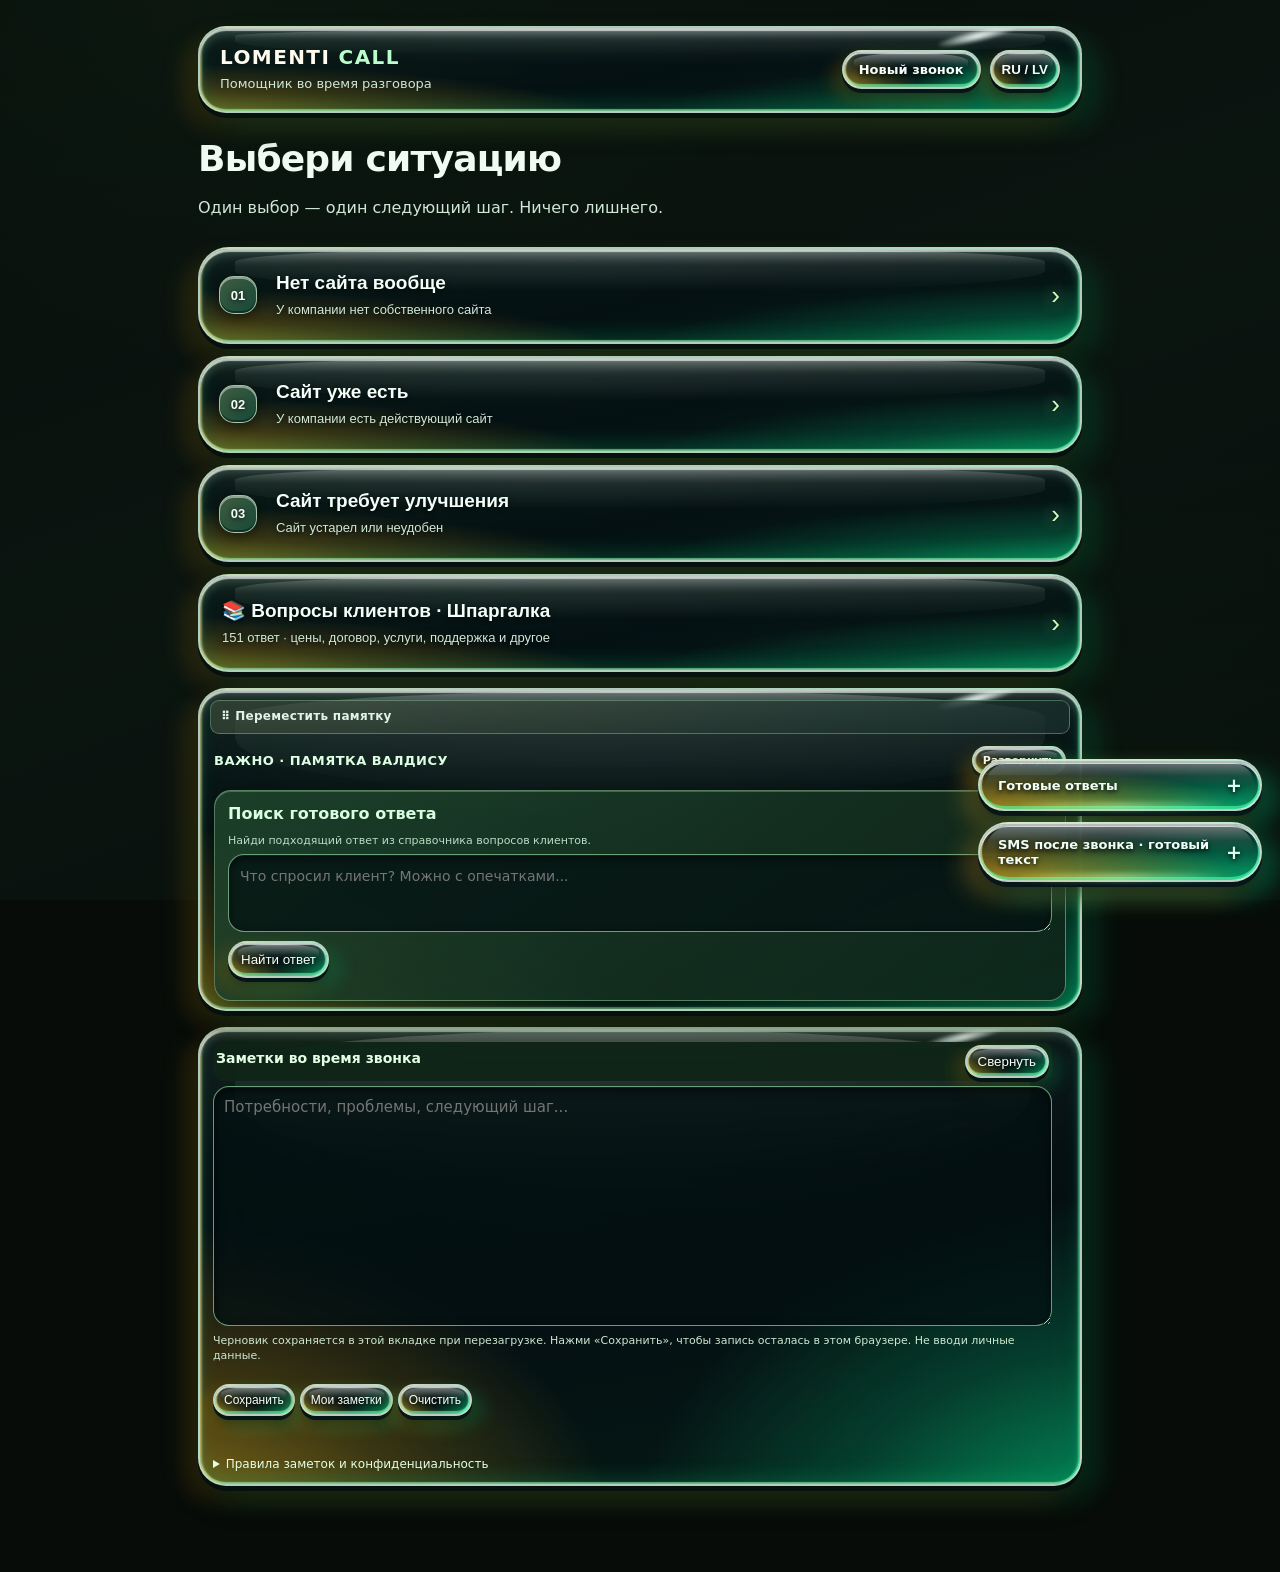
<file: index.html>
<!doctype html><html lang="ru"><head><meta charset="utf-8"><meta name="viewport" content="width=device-width,initial-scale=1"><title>Lomenti Call · Сценарии</title><style>:root{color-scheme:dark;font-family:Inter,system-ui,Arial}*{box-sizing:border-box}body{margin:0;background:radial-gradient(ellipse at 80% 0%,#183c29 0%,#0b1110 48%,#080b0a 100%);color:#eaf7ed;min-height:100vh}.wrap{max-width:780px;margin:auto;padding:28px 18px 80px}header{display:flex;align-items:center;justify-content:space-between;gap:12px;margin-bottom:30px}.brand{font-size:22px;font-weight:850;letter-spacing:2px;color:#b6ff65;text-shadow:0 0 22px #78ff4870}.sub{color:#91a69a;font-size:13px;margin-top:5px}.lang{background:#17251c;border:1px solid #4c8a54;border-radius:14px;padding:10px;color:white;font-weight:700;cursor:pointer}h1{font-size:clamp(26px,5vw,42px);margin:0 0 8px}.intro{color:#a4b5a8;margin-bottom:26px}.grid{display:grid;gap:13px}.tile,.step{border:1px solid #3e6847;background:linear-gradient(140deg,#1d2b24db,#101813e8);border-radius:20px;padding:20px;box-shadow:0 6px 25px #00000055, inset 0 1px #ffffff10}.tile{cursor:pointer;text-align:left;color:#f0fff2;font-size:19px;font-weight:750;transition:.2s}.tile:hover,.choice:hover{border-color:#b4ff69;box-shadow:0 0 22px #a0ff4b22}.tile small{display:block;font-size:13px;color:#9bb39f;margin-top:7px;font-weight:400}.step{margin-top:14px;animation:show .25s ease}.step .eyebrow{color:#a5fb71;font-size:12px;letter-spacing:1px;text-transform:uppercase;font-weight:700}.step p{font-size:17px;line-height:1.55;margin:10px 0 18px}.choices{display:flex;flex-wrap:wrap;gap:9px}.choice,.back{cursor:pointer;border:1px solid #50755a;background:#23352a;color:#f3fff3;border-radius:12px;padding:11px 15px;font-size:14px;font-weight:700}.choice.active{background:#b5ff69;color:#10200c;border-color:#b5ff69}.back{margin:0 0 22px;background:transparent}.branch{margin-left:12px;padding-left:16px;border-left:2px solid #5d9b59}.note{color:#eaffd6;font-size:14px;font-weight:750;line-height:1.5;margin-top:22px;padding:16px;border:2px solid #b5ff69;border-radius:14px;background:#172b1c}.safety{background:#15271cf5;border:2px solid #b5ff69;border-radius:14px;padding:14px;margin-bottom:18px;box-shadow:0 5px 22px #00000099;color:#eaffd6}.safety-title{font-size:15px;font-weight:900;margin-bottom:12px;letter-spacing:.5px}.safety-grid{display:grid;grid-template-columns:repeat(2,minmax(0,1fr));gap:9px}.safety-item{background:#203629;border:1px solid #4b7650;border-radius:10px;padding:11px;font-size:12px;line-height:1.5;font-weight:700}.safety-item::before{content:'✓';color:#b5ff69;margin-right:7px}.safety-item.priority{background:#3a2618;border:2px solid #ffb454;color:#fff0d7;font-size:13px;box-shadow:0 0 15px #ff9d2b22}.safety-item.priority::before{content:'⚠';color:#ffb454}@media(min-width:900px){.wrap{width:calc(100% - 310px);max-width:820px;margin-left:max(300px,calc((100vw - 820px + 300px)/2));margin-right:auto}.safety{position:fixed;top:22px;left:12px;width:275px;max-height:calc(100vh - 44px);overflow-y:auto;z-index:5}.safety-grid{grid-template-columns:1fr}.safety-item{font-size:11px;padding:9px}}@media(min-width:1550px){.safety{left:max(20px,calc((100vw - 820px)/2 - 355px));width:325px}}@media(max-width:899px){.safety{position:relative;bottom:auto;z-index:1;max-height:none;overflow:visible;box-shadow:0 5px 22px #00000099}.safety-grid{grid-template-columns:repeat(2,minmax(0,1fr))}}@media(max-width:550px){.safety-grid{grid-template-columns:1fr}.safety{max-height:none;padding:9px}.safety-title{margin-bottom:5px;font-size:12px}.safety-item{padding:8px;font-size:11px}}@keyframes show{from{opacity:0;transform:translateY(-7px)}to{opacity:1;transform:translateY(0)}}@media(max-width:500px){.tile{font-size:17px}.branch{margin-left:4px;padding-left:10px}.step{padding:15px}}@media(min-width:1100px){.call-notes{position:fixed;right:16px;top:22px;width:320px;z-index:6}}.call-notes.dragging{opacity:.92;user-select:none}.notes-head{cursor:grab;touch-action:none}.call-notes.dragging .notes-head{cursor:grabbing}.call-notes{background:#222b1f;border:1px solid #a5d66c;border-radius:15px;padding:13px;box-shadow:0 8px 30px #00000088}.call-notes.collapsed textarea,.call-notes.collapsed #notes-clear,.call-notes.collapsed #notes-hint{display:none}.notes-head{display:flex;align-items:center;justify-content:space-between;gap:8px}.notes-toggle{margin:0!important;white-space:nowrap}.call-notes label{display:block;font-size:14px;font-weight:800;margin-bottom:8px;color:#d7ffac}.call-notes textarea{width:100%;min-height:125px;resize:vertical;background:#101a13;color:#f3fff3;border:1px solid #66885d;border-radius:9px;padding:10px;font:14px/1.45 system-ui}.call-notes button{margin-top:8px;background:#334532;border:1px solid #759765;border-radius:8px;color:#ffffff;padding:7px 11px;cursor:pointer}.call-notes small{display:block;margin-top:10px;color:#e7cfc5;background:#382a29;border:1px solid #91675e;border-radius:10px;padding:10px;font-size:12px;font-weight:500;line-height:1.55;letter-spacing:0;box-shadow:none;text-transform:none}.call-notes small strong{display:block;color:#ff3030;font-weight:950;font-size:15px;line-height:1.3;text-shadow:0 0 5px #ff222266;letter-spacing:.015em}.call-notes small ul{margin:6px 0 8px;padding-left:17px}.call-notes small li{margin:2px 0}.call-notes small p{margin:7px 0 0}.call-notes small ul{line-height:1.35}@media(max-width:1099px){.call-notes{margin-top:18px}.call-notes textarea{min-height:100px}}@media(min-width:1100px) and (max-width:1350px){.call-notes{width:205px;right:8px}}@media(min-width:1100px){.wrap{width:calc(100% - 680px);max-width:820px;margin-left:auto;margin-right:auto;padding-left:12px;padding-right:12px}.safety{left:16px;width:260px}.call-notes{right:16px;width:320px}}@media(min-width:1100px) and (max-width:1350px){.wrap{width:calc(100% - 515px)}.safety{left:8px;width:205px}.call-notes{right:8px;width:250px}}@media(min-width:1100px) and (max-width:1200px){.wrap{width:calc(100% - 475px)}.safety{width:195px}.call-notes{width:230px}}@media(min-width:1550px){.safety{left:max(20px,calc((100vw - 820px)/2 - 310px));width:275px}.call-notes{right:max(20px,calc((100vw - 820px)/2 - 365px));width:330px}}@media(max-width:1099px){.call-notes{position:static;width:auto;max-width:100%}}  
/* LOMENTI CALL · violet chrome visual system */
:root{color-scheme:dark;font-family:Inter,system-ui,Arial;--violet:#93f6b4;--glow:#5ef291;--ink:#06140b;--line:#60c38175}
html{scroll-behavior:smooth}body{background:radial-gradient(ellipse 75% 46% at 83% 4%,#23924a7a,transparent 75%),radial-gradient(ellipse 60% 45% at 10% 37%,#114724 0%,transparent 80%),linear-gradient(150deg,#06110a,#092211 55%,#06110a);color:#f0fef5;background-attachment:fixed}
body:before{content:"";position:fixed;inset:0;pointer-events:none;z-index:0;background:linear-gradient(110deg,transparent 48%,#93f6b608 50%,transparent 52%),repeating-linear-gradient(0deg,transparent 0 64px,#abf8c608 65px 66px);mask-image:linear-gradient(#00000088,transparent 85%)}
.wrap{position:relative;z-index:1;max-width:900px}header{padding:14px 18px;border:1px solid #86d4a244;border-radius:20px;background:#0f2817b8;backdrop-filter:blur(22px);box-shadow:inset 0 1px #ffffff20,0 14px 50px #00000088;margin-bottom:22px}.brand{color:#f5fef8;text-shadow:0 0 22px #99f7b988;letter-spacing:2.5px}.brand span{color:#abf8c6!important}.sub,.intro{color:#a4d3b5}.lang{background:linear-gradient(140deg,#1f5c35,#153520);border:1px solid #93f6b480;color:#f0fef5;box-shadow:inset 0 1px #ffffff25}.lang:hover,.back:hover{border-color:#cafbdb;box-shadow:0 0 22px #7ff5a855}
.chrome-hero{position:relative;isolation:isolate;overflow:hidden;min-height:235px;border:1px solid #9ef2ba60;border-radius:28px;margin-bottom:25px;padding:35px 34px;display:flex;align-items:center;background:radial-gradient(ellipse at 83% 46%,#2aa9579c 0%,#124825aa 36%,transparent 67%),linear-gradient(130deg,#0f2817,#08150c);box-shadow:inset 0 1px #ffffff36,0 22px 70px #00000099,0 0 70px #35e1721f}
.chrome-hero:after{content:"";position:absolute;inset:0;z-index:-1;pointer-events:none;background:repeating-linear-gradient(90deg,transparent 0 59px,#cdfbdd08 60px 61px),linear-gradient(0deg,#06110a9c,transparent 40%);mask-image:linear-gradient(90deg,transparent,#000000)}
.chrome-copy{position:relative;z-index:2;max-width:62%}.chrome-kicker{color:#b0f9c9;font-size:11px;font-weight:850;letter-spacing:3px;text-transform:uppercase;margin-bottom:12px}.chrome-hero h2{font-size:clamp(29px,4vw,48px);line-height:1.05;letter-spacing:-1.8px;margin:0 0 14px;text-transform:uppercase;text-shadow:0 3px 25px #000000}.chrome-hero p{color:#b8dcc5;font-size:14px;line-height:1.6;max-width:390px;margin:0}.chrome-art{position:absolute;right:-2%;top:-19%;height:145%;width:50%;filter:drop-shadow(0 0 32px #73f4a188);transform:rotate(-12deg);pointer-events:none}.chrome-art svg{width:100%;height:100%}.chrome-hero .spark{position:absolute;width:5px;height:5px;background:#ffffff;border-radius:50%;box-shadow:0 0 16px 4px #90f6b4}.chrome-hero .spark.one{right:28%;top:18%}.chrome-hero .spark.two{right:8%;bottom:22%}
.tile,.step{border:1px solid #63b67f78;background:linear-gradient(145deg,#1d3f29d9,#0e2114ef 72%);box-shadow:inset 0 1px #ffffff23,0 10px 35px #00000088,0 0 28px #37c26810;backdrop-filter:blur(18px);border-radius:20px;color:#f2fef6}.tile{position:relative;overflow:hidden}.tile:before{content:"";position:absolute;inset:0 0 auto;height:1px;background:linear-gradient(90deg,transparent,#d5fce370,transparent)}.tile:hover,.choice:hover{border-color:#adf8c7;box-shadow:0 0 28px #66f3974a, inset 0 1px #ffffff38;transform:translateY(-1px)}.tile small{color:#a8d1b7}.step .eyebrow{color:#acf8c7}.step p{color:#ecfdf2}.choice,.back{background:linear-gradient(145deg,#225233,#183923);border:1px solid #67b884;color:#f5fef8;transition:.18s}.choice.active{background:linear-gradient(120deg,#c9fbdb,#86f5ac);color:#0a2f17;border-color:#dafce6;box-shadow:0 0 24px #77f4a366}.branch{border-left:2px solid #70de97}.note{color:#dcfce7;border-color:#86f5ac;background:#1a4127}.safety{background:#102718ed;border:1px solid #93f6b48c;color:#eafdf1;box-shadow:0 12px 35px #00000099,inset 0 1px #ffffff1b;backdrop-filter:blur(20px)}.safety-title{color:#c9fbda}.safety-item{background:#1d3c28;border:1px solid #4c8d63;color:#ddf6e6}.safety-item::before{color:#aff9c9}.safety-item.priority{background:#3d281e;border:2px solid #ffc074;color:#fff1da}.safety-item.priority::before{color:#ffc074}.call-notes{background:#112a19ed;border:1px solid #74ca93;box-shadow:0 14px 45px #000000aa,inset 0 1px #ffffff22;backdrop-filter:blur(20px)}.call-notes label{color:#d4fbe2}.call-notes textarea{background:#0a1f11;color:#f6fef9;border:1px solid #5ab379}.call-notes textarea:focus{outline:2px solid #86f5ac;outline-offset:1px}.call-notes button{background:#255b38;border:1px solid #70c28d}.call-notes small{background:#22372c;border-color:#52886d}.call-notes small strong{color:#ff7171;text-shadow:none}
@media(max-width:650px){.chrome-hero{padding:25px 20px;min-height:205px}.chrome-copy{max-width:78%}.chrome-hero h2{font-size:clamp(25px,7vw,35px)}.chrome-hero p{font-size:12px}.chrome-art{right:-21%;width:70%;opacity:.62}.chrome-kicker{letter-spacing:1.5px;font-size:10px}header{padding:12px}}
@media(prefers-reduced-motion:reduce){*,*:before,*:after{animation:none!important;transition:none!important;scroll-behavior:auto!important}}

/* Layout correction: no overlapping columns; movable memo */
.chrome-hero{min-height:112px;padding:0;margin-bottom:22px;overflow:hidden;background:radial-gradient(ellipse at 75% 50%,#2da558a0,transparent 60%),linear-gradient(130deg,#0f2817,#08150c)}
.chrome-art{right:5%;top:-125%;height:350%;width:260px;transform:rotate(-17deg);opacity:.85}
.chrome-hero .spark.one{right:35%;top:28%}
.safety-drag-handle{cursor:grab;touch-action:none;user-select:none;padding:8px 10px;margin:-4px -4px 12px;border-radius:9px;background:#224d31;color:#d6fce4;font-size:12px;font-weight:800;letter-spacing:.3px}
.safety.dragging .safety-drag-handle{cursor:grabbing}
@media(min-width:1100px) and (max-width:1499px){.wrap{width:calc(100% - 36px);max-width:900px;margin:0 auto;padding:24px 18px 70px}.safety,.call-notes{position:relative;left:auto;right:auto;top:auto;width:100%;max-width:none;max-height:none;margin:16px 0;overflow:visible}.safety-grid{grid-template-columns:repeat(2,minmax(0,1fr))}}
@media(min-width:1500px){.wrap{width:calc(100% - 710px);max-width:900px;margin:0 auto}.safety{position:fixed;left:16px;top:22px;width:310px;max-height:calc(100vh - 44px);overflow:auto}.call-notes{position:fixed;right:16px;top:22px;width:310px}.safety-grid{grid-template-columns:1fr}}
@media(max-width:1099px){.safety,.call-notes{position:relative;left:auto;right:auto;top:auto;width:100%;max-width:100%;margin:16px 0}.safety-grid{grid-template-columns:repeat(2,minmax(0,1fr))}}
@media(max-width:600px){.safety-grid{grid-template-columns:1fr}.chrome-hero{min-height:90px}.chrome-art{right:0;width:200px}}

.safety{z-index:20}.safety.dragging{z-index:50}.safety-drag-handle{min-height:34px}
.step:has(>.step-meme){position:relative;padding-right:clamp(180px,27%,275px);min-height:230px}.step-meme{position:absolute;right:18px;top:50%;transform:translateY(-50%);width:clamp(150px,23%,235px);height:auto;aspect-ratio:1;object-fit:cover;border-radius:12px;border:1px solid #4b9165;pointer-events:none}.choice-with-meme{display:inline-flex;align-items:center;max-width:100%;min-width:0}.choice-with-meme .choice{white-space:normal}@media(max-width:650px){.step:has(>.step-meme){padding-right:112px;min-height:140px}.step-meme{right:10px;width:96px}.choices{max-width:100%}} .faq-search{display:block;width:100%;padding:16px;border:1px solid #93f6b4;border-radius:15px;background:#14321e;color:#ffffff;font:16px system-ui;outline:none;margin:16px 0 18px}.faq-search:focus{box-shadow:0 0 0 3px #93f6b444}.faq-cats{display:flex;gap:8px;flex-wrap:wrap;margin-bottom:22px}.faq-cats .choice{padding:9px 12px;font-size:13px}.faq-heading{font-size:19px;color:#c9fbdb;margin:24px 0 10px}.faq-item{background:#13301d;border:1px solid #55ab73;border-radius:13px;margin:9px 0;overflow:hidden}.faq-item summary{cursor:pointer;padding:15px;font-weight:700;line-height:1.4}.faq-item[open] summary{color:#c1fad5}.faq-item p{margin:0;padding:0 15px 17px;color:#e6fdee;line-height:1.55}.faq-tile{border-color:#9af7ba;background:linear-gradient(120deg,#215f37,#13321e)}@media(max-width:550px){.faq-cats .choice{font-size:12px;padding:8px 10px}} .sms-note{margin:16px 0;padding:16px;border:1px solid #72d294;border-radius:16px;background:linear-gradient(140deg,#183d25dc,#0f2517e8);box-shadow:0 8px 28px #00000055}.sms-note h2{margin:0 0 7px;font-size:17px;color:#d5fce3}.sms-note p{margin:0 0 10px;color:#b5e2c5;font-size:12px;line-height:1.5}.sms-note pre{white-space:pre-wrap;overflow-wrap:anywhere;font:14px/1.55 system-ui;color:#ecfdf2;background:#0c2113;padding:12px;border-radius:10px;border:1px solid #3c7c53}.sms-note button{cursor:pointer;border:1px solid #96f1b6;border-radius:10px;background:#2c6942;color:white;padding:10px 14px;font-weight:700}
/* Separate three utility panels from the main dialogue with subtle green accents */
.call-helper-panel,.sms-note{border:1px solid #75bd8a!important;background:linear-gradient(145deg,rgba(29,62,47,.92),rgba(20,39,34,.94))!important;box-shadow:0 0 0 1px rgba(128,218,151,.10),0 8px 26px #00000055!important}
.call-helper-panel h2,.sms-note h2{color:#baf3c5!important}
.call-helper-panel .choice{border-color:#619a76;background:#294c3a;color:#eaffed}
.call-helper-panel .choice:hover{border-color:#a4e8b4;box-shadow:0 0 12px #8bdca72b}
.call-helper-panel .choice.active{background:#a7dfb3;color:#143020;border-color:#a7dfb3}
.sms-note pre{border-color:#537f64;background:#14291e;color:#effff1}
.sms-note button{border-color:#80b792;background:#315e43;color:#f1fff3}

/* Compact corner tools: closed by default, independent of dialogue and FAQ */
.quick-tools{position:fixed;bottom:18px;right:18px;width:min(310px,calc(100vw - 28px));z-index:80;display:flex;flex-direction:column;gap:8px;pointer-events:none}
.quick-tool{pointer-events:auto;border:1px solid #74b78b!important;border-radius:13px;background:#192c24f5!important;color:#effff2;box-shadow:0 8px 28px #00000099!important;overflow:hidden;margin:0!important;padding:0!important}
.quick-tool summary{cursor:pointer;list-style:none;display:flex;align-items:center;justify-content:space-between;padding:11px 14px;color:#baf3c5;font-size:13px;font-weight:750;user-select:none}
.quick-tool summary::-webkit-details-marker{display:none}.quick-tool summary:after{content:'+';font-size:19px;line-height:1}.quick-tool[open] summary:after{content:'−'}
.quick-tool-body{padding:0 12px 12px;max-height:min(55vh,480px);overflow-y:auto}.quick-tool-body p{font-size:12px;line-height:1.45;margin:4px 0 10px}.quick-tool-body pre{font-size:12px;line-height:1.5;max-height:230px;overflow:auto;margin:7px 0;padding:10px}.quick-tool-body .choices{gap:6px}.quick-tool-body .choice{font-size:11px;padding:7px 9px}.quick-tool-body .branch{margin:8px 0 0;padding-left:8px}.quick-tool-body .step{padding:9px;margin:0;min-height:0}.quick-tool-body .step p{font-size:12px}.quick-tool-body h2{display:none}.quick-tool-body .sms-note{padding:0}.quick-tool-body button{font-size:12px}
@media(max-width:600px){.quick-tools{right:9px;bottom:9px;width:min(270px,calc(100vw - 18px))}.quick-tool-body{max-height:48vh}}

/* Lomenti Call · calm operator workspace v2 */
:root{--lc-bg:#0d1810;--lc-panel:#17281c;--lc-panel2:#1f3426;--lc-violet:#8de2aa;--lc-text:#effbf3;--lc-muted:#9fc1aa;--lc-border:rgba(147,206,167,.23)}
body{background:radial-gradient(ellipse 65% 50% at 55% -20%,rgba(63,148,94,.17),transparent 78%),linear-gradient(180deg,#101c14,#0c1810 65%,#0f1b12);background-attachment:fixed;color:var(--lc-text)}
body:before{background:none}
.wrap{padding-top:26px}
header{background:rgba(22,40,28,.88);border:1px solid var(--lc-border);box-shadow:0 8px 30px #00000033;border-radius:17px;margin-bottom:25px;padding:17px 20px}
.brand{font-size:20px;text-shadow:none;letter-spacing:1.4px;color:#f5fef8}.brand span{color:#9aebb6!important}
.sub,.intro{color:var(--lc-muted);line-height:1.55}
.lang{border-radius:11px;background:#233d2c;border:1px solid #508d65;box-shadow:none}
h1{letter-spacing:-.8px;line-height:1.16;font-size:clamp(26px,4vw,36px)}
.grid{gap:12px}.tile{padding:22px 22px 22px 76px;min-height:94px;position:relative;border:1px solid var(--lc-border);border-radius:17px;background:linear-gradient(120deg,rgba(31,53,38,.94),rgba(22,38,27,.97));box-shadow:0 5px 18px #00000033;transition:background .2s,border .2s,transform .2s}
.tile:before{display:none}
.tile:after{content:'›';position:absolute;right:20px;top:50%;transform:translateY(-50%);color:#95c9a7;font-size:26px;font-weight:350}
.tile:hover,.tile:focus-visible{background:#23422d;border-color:#7fc999;box-shadow:0 8px 27px #00000055;transform:translateY(-1px)}
.tile small{font-size:13px;color:#a5c1af;line-height:1.4}
.grid>.tile:nth-child(1){--num:'01'}.grid>.tile:nth-child(2){--num:'02'}.grid>.tile:nth-child(3){--num:'03'}
.grid>.tile:nth-child(-n+3){background-image:linear-gradient(120deg,#1f3c29,#17281c)}
.grid>.tile:nth-child(-n+3)::selection{background:#5db07b}
.grid>.tile:nth-child(-n+3){counter-increment:scenario}
.grid>.tile:nth-child(-n+3){isolation:isolate}
.grid>.tile:nth-child(-n+3) small{max-width:90%}
.grid>.tile:nth-child(1){background-image:linear-gradient(120deg,#1f3c29,#17281c)}
.grid>.tile:nth-child(2){background-image:linear-gradient(120deg,#203b29,#17281c)}
.grid>.tile:nth-child(3){background-image:linear-gradient(120deg,#1f3b28,#17281c)}
.tile .tile-number{position:absolute;left:19px;top:50%;transform:translateY(-50%);height:38px;min-width:38px;padding:0 7px;display:flex;align-items:center;justify-content:center;border-radius:10px;background:#2d583c;color:#c5fad7;font-size:13px;font-weight:800}
.faq-tile{padding-left:22px;background:#1b3323}
.faq-tile:after{color:#bdf1d0}
.step{border:1px solid var(--lc-border);background:linear-gradient(135deg,rgba(28,46,34,.96),rgba(21,36,26,.98));border-radius:16px;padding:22px;box-shadow:0 7px 25px #00000033;backdrop-filter:none}
.step p{font-size:16px;line-height:1.64;color:#ebfaf0}
.step .eyebrow{color:#a5eabd;font-size:11px;letter-spacing:1.2px}
.choice,.back{background:#243f2d;border:1px solid #4e7f5f;color:#e9fcf0;border-radius:11px;padding:10px 14px;box-shadow:none;transition:background .2s,border-color .2s}
.choice:hover,.back:hover{background:#2c5239;border-color:#91d6a9;box-shadow:none;transform:none}
.choice.active{background:#87d9a4;border-color:#a6eabe;color:#122618;box-shadow:none}
.branch{border-left:2px solid #5ca676;padding-left:16px}
.safety,.call-notes{background:rgba(23,41,29,.95);border:1px solid var(--lc-border);box-shadow:0 10px 30px #00000044;border-radius:16px;backdrop-filter:blur(14px)}
.safety-title,.call-notes label{color:#d4f6e0}
.safety-drag-handle{background:#223e2c;color:#a5d6b6;border-radius:9px}
.safety-grid{gap:8px}
.safety-item{background:#1f3727;border:1px solid #396548;color:#d3eddc;border-radius:10px;font-size:11px;font-weight:560}
.safety-item.priority{background:#322820;border:1px solid #816449;font-size:11px;color:#f4dec8;box-shadow:none}
.safety-item.priority::before{color:#e2bc84}
.safety-title-row{display:flex;align-items:center;justify-content:space-between;gap:8px;margin:8px 0 12px}
.safety-title-row .safety-title{margin:0;font-size:13px}
.safety-collapse{background:#233e2c;border:1px solid #4e8261;border-radius:8px;color:#dbfbe6;padding:6px 9px;cursor:pointer;font:600 11px system-ui;white-space:nowrap}
.safety.is-collapsed .safety-grid{display:none}
.safety.is-collapsed{padding-bottom:8px}
.call-notes textarea{background:#111e15;border:1px solid #40674e;border-radius:10px;min-height:110px}
.call-notes small{background:#1e2d23;border:1px solid #446554;color:#c5d9cf;box-shadow:none}
.notes-policy{margin-top:10px;color:#b3d7c0;font-size:12px}
.notes-policy summary{cursor:pointer;font-size:12px;color:#a1dcb6}
.notes-policy small{margin-top:8px}
.call-notes.collapsed .notes-policy{display:none}
.quick-tool{background:#18271fef!important;border:1px solid #426951!important;box-shadow:0 8px 26px #00000077!important;border-radius:11px}
.quick-tool summary{color:#b5e2bd}
.quick-tools{width:min(284px,calc(100vw - 28px))}
.quick-tool-body .step{background:#1b2b22;border-color:#426951}
.quick-tool-body .choice{background:#263b2d;border-color:#426951}
.faq-item{background:#1b3022;border-color:#3f6c4f;border-radius:12px}
.faq-item summary{font-weight:600}
.faq-cats .choice{font-size:12px}
.call-progress{display:flex;gap:6px;align-items:stretch;margin:2px 0 18px}
.call-progress span{flex:1;min-width:0;padding:10px 6px;text-align:center;background:#1c2f22;border:1px solid #33543f;border-radius:9px;color:#8cb59a;font-size:11px;font-weight:650;line-height:1.35}
.call-progress span.active{background:#295036;color:#d4fce2;border-color:#6cb786}
.call-progress span.done{color:#addebe;border-color:#447355}
@media(max-width:650px){.wrap{padding:14px 12px 105px}header{padding:13px 14px}.tile{padding:16px 34px 16px 62px;min-height:80px}.tile .tile-number{left:13px;min-width:32px;height:32px}.faq-tile{padding-left:17px}.step{padding:16px}.step p{font-size:15px}.call-progress span{font-size:10px;padding:8px 4px}.quick-tools{right:9px;bottom:9px;width:min(260px,calc(100vw - 18px))}.safety-grid{grid-template-columns:1fr}}
@media(min-width:1100px) and (max-width:1499px){.wrap{max-width:920px}.safety,.call-notes{max-width:920px}}
@media(min-width:1500px){.wrap{width:calc(100% - 690px);max-width:880px}.safety{left:16px;width:292px}.call-notes{right:16px;width:292px}}
@media(prefers-reduced-motion:reduce){.tile,.choice,.back{transition:none}}

/* Liquid Glass UI · glossy, layered translucent controls */
:root{--glass-stroke:rgba(223,252,233,.52);--glass-highlight:rgba(255,255,255,.30);--glass-inner:rgba(255,255,255,.10)}
body{background:radial-gradient(ellipse 62% 45% at 20% 0%,rgba(56,143,81,.20),transparent 80%),radial-gradient(ellipse 55% 40% at 95% 20%,rgba(45,130,80,.13),transparent 85%),linear-gradient(160deg,#0a180e,#0f1c13 45%,#0a1a0e);background-attachment:fixed}
header,.tile,.step,.safety,.call-notes,.faq-item,.quick-tool,.choice,.back,.lang,.call-progress span{backdrop-filter:blur(22px) saturate(145%);-webkit-backdrop-filter:blur(22px) saturate(145%)}
header{background:linear-gradient(130deg,rgba(42,82,55,.68),rgba(15,35,20,.75));border:1px solid rgba(229,253,237,.35);box-shadow:inset 0 1.5px rgba(255,255,255,.30),inset 0 -1px rgba(176,249,200,.12),0 15px 36px #00000055;border-radius:24px}
.tile,.step,.safety,.call-notes,.faq-item{position:relative;isolation:isolate;border:1px solid rgba(205,247,219,.38);background:linear-gradient(155deg,rgba(54,96,67,.70) 0%,rgba(25,54,33,.77) 48%,rgba(17,41,24,.83) 100%);box-shadow:inset 0 1.5px 0 rgba(255,255,255,.26),inset 1px 0 rgba(200,251,213,.12),inset 0 -2px rgba(80,152,104,.20),0 12px 30px rgba(0,0,0,.32),0 2px 0 rgba(4,18,8,.30);border-radius:24px}
.tile:before,.step:before,.safety:before,.call-notes:before{content:"";display:block;position:absolute;z-index:-1;top:1px;left:8%;right:8%;height:28%;border-radius:100% 100% 40% 40%;background:radial-gradient(ellipse at 50% 0,rgba(255,255,255,.18),transparent 75%);pointer-events:none}
.tile:after{color:#defce8;filter:drop-shadow(0 0 7px #aff8c28a)}
.grid>.tile:nth-child(1),.grid>.tile:nth-child(2),.grid>.tile:nth-child(3){background:linear-gradient(145deg,rgba(58,103,72,.72),rgba(24,53,32,.87) 60%,rgba(16,38,22,.92));}
.tile:hover,.tile:focus-visible{background:linear-gradient(135deg,rgba(74,129,92,.80),rgba(30,68,41,.91));border-color:rgba(232,253,240,.79);box-shadow:inset 0 2px rgba(255,255,255,.37),inset 0 -2px rgba(138,231,170,.22),0 15px 35px #00000077,0 0 23px #9bf7b935}
.tile .tile-number{background:linear-gradient(155deg,rgba(107,193,136,.75),rgba(45,101,61,.90));border:1px solid rgba(255,255,255,.35);box-shadow:inset 0 2px rgba(255,255,255,.32),inset 0 -2px rgba(3,20,8,.4),0 3px 10px #00000044;border-radius:13px;color:#ffffff}
.faq-tile{background:linear-gradient(120deg,rgba(47,103,67,.73),rgba(27,53,35,.85))}
.choice,.back,.lang,.safety-collapse,.call-notes button,.sms-note button{position:relative;background:linear-gradient(165deg,rgba(71,120,87,.77),rgba(32,74,44,.92) 65%,rgba(21,55,31,.95));border:1px solid rgba(228,253,236,.52);border-radius:999px;color:#f8fefa;box-shadow:inset 0 2px 1px rgba(255,255,255,.28),inset 0 -3px 2px rgba(4,27,11,.52),inset 1px 0 rgba(213,252,224,.20),0 6px 12px rgba(0,0,0,.30),0 1px 0 rgba(174,248,194,.20);text-shadow:0 1px 2px #00000077;transition:transform .18s ease,border-color .18s,box-shadow .18s,background .18s}
.choice:hover,.back:hover,.lang:hover,.safety-collapse:hover,.call-notes button:hover{border-color:#f5fef8;transform:translateY(-1px);background:linear-gradient(160deg,rgba(94,165,119,.80),rgba(41,87,54,.94));box-shadow:inset 0 2px 1px #ffffff55,inset 0 -3px 2px #00000077,0 8px 18px #00000055,0 0 18px #a4f8c055}
.choice.active{background:linear-gradient(160deg,rgba(213,252,228,.94),rgba(165,248,191,.83) 52%,rgba(121,227,153,.80));color:#112e1b;border-color:#ffffff;box-shadow:inset 0 2px #ffffffa6,inset 0 -3px #47a36582,0 6px 18px #5ed6855c;text-shadow:none}
.choice:focus-visible,.tile:focus-visible,.lang:focus-visible,.back:focus-visible,.quick-tool summary:focus-visible{outline:2px solid #c6fad8;outline-offset:3px}
.branch{border-left:2px solid rgba(154,243,184,.67)}
.step .eyebrow{color:#cafbdb}
.safety{background:linear-gradient(155deg,rgba(38,70,48,.90),rgba(18,45,26,.94));}
.safety-item{background:rgba(41,75,51,.50);border-color:rgba(188,247,208,.22)}
.safety-item.priority{background:linear-gradient(135deg,rgba(80,56,45,.74),rgba(34,51,41,.77));border:1px solid rgba(232,174,128,.55)}
.safety-drag-handle{background:linear-gradient(145deg,rgba(76,130,95,.42),rgba(29,59,38,.52));border:1px solid rgba(231,253,239,.18)}
.call-notes{background:linear-gradient(155deg,rgba(40,76,52,.90),rgba(18,42,25,.96))}
.call-notes textarea{background:rgba(9,29,15,.70);border:1px solid rgba(207,251,222,.40);box-shadow:inset 0 2px 6px #00000055;border-radius:14px}
.quick-tool{background:linear-gradient(145deg,rgba(33,72,66,.95),rgba(19,36,46,.97))!important;border:1px solid rgba(173,244,227,.53)!important;border-radius:18px;box-shadow:inset 0 1.5px rgba(255,255,255,.28),inset 0 -2px rgba(8,36,36,.7),0 9px 24px #00000077,0 0 20px #62d4bc20!important}
.quick-tool summary{color:#d4fff1;text-shadow:0 1px 7px #6ce2c838}
.quick-tool-body .choice,.quick-tool-body button{background:linear-gradient(145deg,rgba(65,111,102,.85),rgba(27,54,67,.95));border-color:rgba(177,234,227,.40)}
.quick-tool-body .choice.active{background:linear-gradient(145deg,#d1f8ec,#82d9cb);color:#0e322b}
.quick-tool-body .step{border-radius:14px;background:rgba(20,45,45,.77);box-shadow:inset 0 1px #ffffff18}
.call-progress span{border:1px solid rgba(189,249,209,.27);background:linear-gradient(155deg,rgba(47,85,59,.56),rgba(25,56,34,.72));box-shadow:inset 0 1px rgba(255,255,255,.16);border-radius:12px}
.call-progress span.active{border-color:rgba(209,251,223,.78);background:linear-gradient(145deg,rgba(100,183,128,.76),rgba(49,103,65,.82));box-shadow:inset 0 1px #ffffff59,0 0 14px #73e09832;color:#ffffff}
.faq-item{overflow:hidden;border-radius:17px;background:linear-gradient(135deg,rgba(49,92,63,.72),rgba(26,51,34,.9))}
.faq-item[open]{border-color:rgba(202,251,219,.62)}
.faq-item summary{color:#e9fbf0}
.faq-item[open] summary{color:#d2fbe1}
@media(max-width:650px){header,.tile,.step,.safety,.call-notes{border-radius:18px}.choice,.back,.lang{min-height:40px}.quick-tool{border-radius:14px}}
@media(prefers-reduced-motion:reduce){.choice,.back,.lang,.tile{transition:none}}

/* Yellow-to-emerald liquid glass inspired by the Select reference */
.quick-tools{gap:11px}
.quick-tool{
  position:relative;isolation:isolate;overflow:visible!important;
  border:1.5px solid rgba(229,255,231,.64)!important;
  border-radius:999px!important;
  background:
    radial-gradient(ellipse 45% 75% at 11% 108%,rgba(251,207,58,.62),transparent 85%),
    radial-gradient(ellipse 60% 80% at 92% 112%,rgba(18,243,166,.60),transparent 86%),
    linear-gradient(180deg,rgba(8,23,26,.94),rgba(14,33,33,.97) 48%,rgba(10,24,29,.96))!important;
  box-shadow:
    inset 0 2px 1px rgba(255,255,255,.58),
    inset 0 5px 8px rgba(235,255,251,.14),
    inset 0 -3px 1px rgba(182,255,190,.45),
    inset 2px 0 2px rgba(251,229,142,.35),
    inset -2px 0 2px rgba(102,255,191,.5),
    0 5px 0 rgba(2,11,15,.72),
    0 11px 17px rgba(0,0,0,.55),
    -18px 15px 29px rgba(251,201,48,.23),
    18px 15px 29px rgba(21,224,144,.27),
    0 0 14px rgba(139,255,207,.16)!important;
  -webkit-backdrop-filter:blur(22px) saturate(190%);backdrop-filter:blur(22px) saturate(190%);
  transition:border-radius .24s,transform .2s,box-shadow .2s;
}
.quick-tool::before{
  content:"";position:absolute;inset:2px 4px auto 4px;height:44%;
  border-radius:999px 999px 60% 60%;
  background:linear-gradient(180deg,rgba(255,255,255,.32),rgba(255,255,255,.045) 42%,transparent 100%);
  pointer-events:none;z-index:1;
}
.quick-tool::after{
  content:"";position:absolute;pointer-events:none;z-index:1;
  left:14%;right:14%;bottom:1px;height:4px;border-radius:50%;
  background:linear-gradient(90deg,#ffe265a8,#b8f7a6,#35ffcb9f);
  filter:blur(3px);
}
.quick-tool>summary{position:relative;z-index:2;border-radius:inherit;padding:13px 18px;min-height:48px;color:#f0fff8!important;font-weight:750;font-size:13px;text-shadow:0 2px 5px rgba(0,0,0,.85)}
.quick-tool>summary::after{color:#d7fff0}
.quick-tool:hover{transform:translateY(-2px)}
.quick-tool[open]{border-radius:24px!important}
.quick-tool[open]::before{border-radius:22px 22px 60% 60%;height:43px}
.quick-tool .quick-tool-body{position:relative;z-index:2;border-top:1px solid rgba(225,255,227,.17);background:linear-gradient(145deg,rgba(6,25,28,.35),rgba(10,34,30,.52));border-radius:0 0 22px 22px}
.quick-tool .quick-tool-body p{color:#d3e9dc}
.quick-tool .quick-tool-body pre{background:rgba(9,23,24,.81);border:1px solid rgba(182,241,202,.32);color:#f1fff4}
.quick-tool-body .choice,.quick-tool-body button{border:1px solid rgba(213,255,220,.5);background:linear-gradient(160deg,rgba(77,115,88,.86),rgba(25,57,50,.94));box-shadow:inset 0 1px rgba(255,255,255,.25),inset 0 -2px rgba(0,0,0,.35)}
.quick-tool-body .choice.active{background:linear-gradient(120deg,#f4df9c,#8bedd1);color:#102d22}
@media(max-width:600px){.quick-tool>summary{min-height:45px;padding:11px 15px}.quick-tool{box-shadow:inset 0 2px #ffffff88,inset 0 -2px #acffba88,0 6px 9px #00000088,-10px 10px 17px #f4c94430,10px 10px 17px #21e79e33!important}}

/* Visible Select-reference chromatic glass on primary guide controls */
.grid>.tile,.tile.faq-tile{
 border:2px solid rgba(209,253,191,.76)!important;
 background:
 radial-gradient(ellipse 45% 140% at 0% 110%,rgba(255,206,36,.58) 0%,rgba(245,184,27,.17) 52%,transparent 78%),
 radial-gradient(ellipse 52% 130% at 100% 110%,rgba(24,255,138,.55) 0%,rgba(14,224,137,.16) 51%,transparent 80%),
 linear-gradient(145deg,rgba(34,48,48,.94) 0%,rgba(14,29,35,.96) 58%,rgba(11,28,30,.96))!important;
 box-shadow:inset 0 2px rgba(255,255,255,.58),inset 0 -4px 0 rgba(121,255,151,.45),inset 2px 0 rgba(255,232,136,.5),inset -2px 0 rgba(64,255,194,.45),0 7px 0 rgba(0,10,11,.74),-17px 15px 34px rgba(249,190,33,.20),17px 15px 34px rgba(23,235,148,.22)!important;
 border-radius:25px!important;
}
.grid>.tile:before{
 content:"";display:block!important;position:absolute;inset:2px 4px auto;height:39%;
 background:linear-gradient(180deg,rgba(255,255,255,.31),rgba(255,255,255,.045) 65%,transparent);
 border-radius:23px 23px 55% 55%;pointer-events:none;z-index:0
}
.grid>.tile:hover{border-color:#e6ffdf!important;box-shadow:inset 0 3px #ffffffa8,inset 0 -4px #57ff9eab,0 9px 0 #071818,-20px 18px 40px #ffd34155,20px 18px 40px #14f6ae55!important}
.grid>.tile .tile-number{background:linear-gradient(120deg,#8e733a,#216b58);border-color:#e7e8b9;color:#ffffff}
.grid>.tile small{color:#d4ecde}
.grid>.tile:after{color:#d5ffbb}
#app .step .choices .choice:not(.active),#app>.back{
 background:
 radial-gradient(ellipse at 7% 110%,rgba(255,214,70,.53),transparent 62%),
 radial-gradient(ellipse at 93% 110%,rgba(44,235,153,.52),transparent 62%),
 linear-gradient(155deg,#263a3b,#13252c)!important;
 border:1.5px solid rgba(191,255,190,.75)!important;
 box-shadow:inset 0 2px #ffffff72,inset 0 -3px #3cff9c6b,0 5px 10px #00000077,-7px 8px 18px #f5c53a33,7px 8px 18px #22e8a533!important;
 color:#f6fff9!important;
}
#app .step .choices .choice.active{background:linear-gradient(120deg,#f9d363,#76e2b1)!important;color:#13271d!important;border-color:#faffd6!important;box-shadow:inset 0 2px #ffffff99,0 0 18px #69efb855!important}
#app .step .eyebrow{color:#b7f4c7}
@media(max-width:650px){.grid>.tile{border-radius:20px!important;box-shadow:inset 0 2px #ffffff72,inset 0 -3px #65ffb57a,0 6px 0 #091a18,-8px 10px 20px #ffcf3833,8px 10px 20px #17f5a138!important}}

/* Unified amber–emerald glass system, including every secondary panel */
:root{--glass-gold:rgba(255,207,68,.52);--glass-mint:rgba(47,239,158,.49);--glass-edge:rgba(203,255,214,.65);--glass-ease:cubic-bezier(.22,1,.36,1)}
header,.step,.safety,.call-notes,.faq-item,.sms-note,.call-helper-panel,.call-progress span{
 background:
 radial-gradient(ellipse 74% 115% at -8% 110%,rgba(255,199,44,.34),transparent 76%),
 radial-gradient(ellipse 85% 125% at 108% 115%,rgba(22,235,154,.33),transparent 75%),
 linear-gradient(150deg,rgba(35,52,49,.9),rgba(17,29,33,.94) 55%,rgba(15,29,31,.96))!important;
 border:1.5px solid var(--glass-edge)!important;
 box-shadow:inset 0 2px rgba(255,255,255,.38),inset 0 -3px rgba(73,244,162,.3),inset 1px 0 rgba(255,232,144,.25),inset -1px 0 rgba(79,255,189,.26),0 8px 24px #00000066,-8px 12px 24px rgba(245,188,38,.10),8px 12px 24px rgba(27,230,148,.12)!important;
 color:#f1fff3;
 -webkit-backdrop-filter:blur(20px) saturate(155%);backdrop-filter:blur(20px) saturate(155%);
 transition:background .7s var(--glass-ease),border-color .6s var(--glass-ease),box-shadow .8s var(--glass-ease),transform .65s var(--glass-ease),border-radius .6s var(--glass-ease);
}
header,.safety,.call-notes,.step{border-radius:23px}
header:before,.step:before,.safety:before,.call-notes:before{
 background:radial-gradient(ellipse at 50% 0,rgba(255,255,255,.23),transparent 77%);
}
.brand{color:#fffcef;text-shadow:none}.brand span{color:#b9ffcd!important}
.sub,.intro,.tile small{color:#cfe7d7}
.step p,.safety-item,.call-notes label{color:#effbf0}
.step .eyebrow{color:#b6ffd1!important}
.safety-title{color:#dcffe3}
.safety-drag-handle,.safety-item,.call-notes small,.notes-policy small{
 background:linear-gradient(140deg,rgba(66,80,62,.62),rgba(25,48,46,.78))!important;
 border:1px solid rgba(182,255,198,.30)!important;
 color:#e1f5e7!important;
}
.safety-item.priority{background:linear-gradient(125deg,rgba(89,69,38,.75),rgba(41,53,42,.76))!important;border-color:rgba(243,205,116,.56)!important;color:#fff6dc!important}
.call-notes textarea,.quick-tool-body pre{
 background:rgba(11,31,28,.77)!important;border:1px solid rgba(163,245,189,.52)!important;color:#f4fff3;
 transition:border-color .5s var(--glass-ease),box-shadow .6s var(--glass-ease);
}
.call-notes textarea:focus{outline:none;border-color:#e5ffcd!important;box-shadow:0 0 0 3px rgba(76,231,148,.18),0 0 18px rgba(243,205,87,.12)}
.call-notes label,.notes-policy summary{color:#e4ffe5}
.lang,.safety-collapse,.call-notes button,.sms-note button,.faq-cats .choice{
 background:
 radial-gradient(ellipse at 3% 105%,rgba(247,194,54,.57),transparent 62%),
 radial-gradient(ellipse at 98% 105%,rgba(29,236,143,.50),transparent 62%),
 linear-gradient(150deg,#2b423f,#152c30)!important;
 border:1.5px solid rgba(200,255,202,.77)!important;
 box-shadow:inset 0 2px #ffffff76,inset 0 -2px #5af4aa6e,0 5px 11px #00000077!important;
 color:#f8fff8!important;
}
.call-progress span{border-radius:12px!important;color:#d7e4d8}
.call-progress span.active{
 background:linear-gradient(120deg,rgba(244,203,89,.83),rgba(77,221,162,.76))!important;
 border-color:#fbffcf!important;color:#173327!important;
 box-shadow:inset 0 2px #ffffff99,0 0 16px rgba(97,238,155,.27)!important;
}
.call-progress span.done{border-color:#8de7a2!important;color:#efffea}
.faq-item{overflow:hidden;border-radius:17px!important}
.faq-item summary{color:#f0fff1}
.faq-item[open] summary{color:#f5ffe2}
.faq-heading{color:#d3ffdc}
.faq-cats .choice.active{background:linear-gradient(115deg,#ffdb77,#9beab9)!important;color:#15352a!important}
.quick-tool,.quick-tool summary,.quick-tool-body,.quick-tool-body .step,.quick-tool-body .choice{
 transition:background .65s var(--glass-ease),border-color .55s var(--glass-ease),box-shadow .75s var(--glass-ease),transform .6s var(--glass-ease),border-radius .6s var(--glass-ease),color .4s ease;
}
.quick-tool[open] .quick-tool-body{animation:glassReveal .55s var(--glass-ease) both;transform-origin:top}
.tile,.choice,.back,.lang,.safety-collapse,.call-notes button,.sms-note button{
 transition:transform .6s var(--glass-ease),box-shadow .7s var(--glass-ease),background .65s var(--glass-ease),border-color .55s var(--glass-ease),color .4s ease!important;
}
.tile:hover,.choice:hover,.back:hover,.lang:hover,.safety-collapse:hover{transform:translateY(-2px)}
.tile:active,.choice:active,.back:active,.lang:active,.quick-tool:active{transform:translateY(1px) scale(.992);transition-duration:.2s!important}
.step{animation:glassReveal .65s var(--glass-ease) both}
.branch{border-left-color:rgba(131,235,160,.67);animation:branchReveal .65s var(--glass-ease) both}
@keyframes glassReveal{from{opacity:0;transform:translateY(9px)}to{opacity:1;transform:translateY(0)}}
@keyframes branchReveal{from{opacity:0;transform:translateY(7px)}to{opacity:1;transform:translateY(0)}}
@media(max-width:600px){header,.step,.safety,.call-notes{border-radius:18px}.step{animation-duration:.52s}.quick-tool[open] .quick-tool-body{animation-duration:.42s}}
@media(prefers-reduced-motion:reduce){
 .step,.branch,.quick-tool[open] .quick-tool-body{animation:none!important}
 header,.tile,.step,.safety,.call-notes,.faq-item,.quick-tool,.choice,.back,.lang,.call-progress span{transition:none!important}
}

/* Larger entire notes panel, not only the typing area */
.call-notes{padding:22px!important;min-height:430px;border-radius:24px!important;display:flex;flex-direction:column;gap:9px}
.call-notes .notes-head{min-height:45px}
.call-notes label{font-size:16px!important}
.call-notes textarea{flex:1;min-height:300px!important;height:340px;resize:vertical;font-size:15px;line-height:1.6;padding:15px!important}
.call-notes.collapsed{min-height:0;display:block}
.call-notes.collapsed textarea{display:none}
@media(min-width:1500px){
 .wrap{width:calc(100% - 760px);max-width:840px}
 .call-notes{width:350px!important;right:16px;min-height:510px}
 .call-notes textarea{min-height:350px!important;height:390px}
}
@media(min-width:1100px) and (max-width:1499px){.call-notes{width:100%!important;max-width:920px;min-height:460px}}
@media(max-width:1099px){.call-notes{width:100%;min-height:400px}.call-notes textarea{height:300px;min-height:275px!important}}
@media(max-width:600px){.call-notes{padding:17px!important;min-height:350px}.call-notes textarea{height:260px;min-height:245px!important}}

/* Darker backdrop: retain subtle green atmosphere, reduce overall brightness */
html{background:#070c09!important}
body{background:radial-gradient(ellipse 75% 55% at 15% 0%,rgba(29,69,37,.15),transparent 75%),radial-gradient(ellipse 65% 50% at 94% 88%,rgba(25,65,37,.10),transparent 80%),linear-gradient(160deg,#080e0b 0%,#0b1510 50%,#070d0a 100%)!important;background-attachment:fixed!important}
body::before{background:none!important;opacity:0!important}
body::after{background:linear-gradient(180deg,rgba(0,0,0,.05),rgba(0,0,0,.24))!important}

/* Small persistent action and a clear note-retention message */
.header-actions{display:flex;align-items:center;gap:9px;flex-wrap:wrap;justify-content:flex-end}
.new-call{border-radius:999px;padding:10px 15px;background:linear-gradient(120deg,#294833,#172e27);color:#ecffed;border:1px solid #97d9a6;box-shadow:inset 0 1px #ffffff55,0 3px 12px #0005;cursor:pointer;font:700 13px system-ui;white-space:nowrap;transition:filter .25s ease,transform .25s ease}
.new-call:hover{filter:brightness(1.18);transform:translateY(-1px)}
.new-call:focus-visible{outline:2px solid #d5ffab;outline-offset:3px}
.notes-session-hint{font-size:11px;line-height:1.5;color:#cce8d1;margin:0 0 8px}
@media(max-width:540px){.header-actions{gap:6px}.new-call{padding:9px 10px;font-size:11px}.lang{padding:9px 10px;font-size:11px}.notes-session-hint{font-size:11px}}

.call-notes.collapsed .notes-session-hint{display:none}

/* FAQ assistant & explicit note archive; no credentials embedded in public pages */
#faq-assistant{margin-top:15px;padding:13px;border:1px solid #b9f6ba65;border-radius:17px;background:linear-gradient(145deg,#20472edb,#0d2218ed);box-shadow:inset 0 1px #ffffff39,0 10px 30px #0007}
#faq-assistant h2{font-size:16px;line-height:1.3;color:#d8ffe0;margin:0 0 9px}
#faq-assistant label{display:block;font-size:12px;color:#c3eacb;margin:7px 0}
#faq-assistant textarea{display:block;width:100%;min-height:78px;resize:vertical;border-radius:11px;border:1px solid #78bd8c;background:#0d2115;color:#f3fff4;font:14px/1.5 system-ui;padding:11px}
#faq-assistant button,.notes-actions button,.notes-archive button,.guide-connect button{border:1px solid #87d9a0;background:linear-gradient(125deg,#275b39,#173a27);color:#f3fff5;border-radius:10px;padding:9px 11px;cursor:pointer;transition:filter .35s ease,box-shadow .35s ease}
#faq-assistant button:hover,.notes-actions button:hover{filter:brightness(1.16);box-shadow:0 2px 15px #75de9860}
#faq-assistant button:disabled,.notes-actions button:disabled{opacity:.6;cursor:wait}
#faq-assistant .assist-toolbar,.notes-actions{display:flex;gap:7px;flex-wrap:wrap;margin:9px 0}
#faq-assistant .assist-answer{font:13px/1.55 system-ui;white-space:pre-wrap;background:#0a1b12;border:1px solid #4c9869;border-radius:10px;padding:12px;margin-top:10px}
#faq-assistant .assist-source{font-size:11px;color:#b2dbbd;margin-top:9px}
#faq-assistant .assist-options button{display:block;width:100%;text-align:left;margin-top:8px}
#faq-assistant .assist-subtext{font-size:11px;color:#b8ddc4;margin:0 0 7px}
.notes-actions{margin:9px 0}.notes-actions button{font-size:12px}.notes-archive,.guide-connect{margin-top:12px;font-size:12px;color:#d4eed9}
.notes-archive summary,.guide-connect summary{cursor:pointer;color:#bbf9cd;margin-bottom:8px}
.notes-archive .archive-entry{border:1px solid #4d8860;border-radius:10px;padding:9px;margin:7px 0;background:#132b1c}
.notes-archive .archive-entry p{white-space:pre-wrap;word-break:break-word;margin:5px 0;font-size:12px}
.guide-connect input{display:block;width:100%;max-width:100%;margin:7px 0;border:1px solid #608e6d;border-radius:8px;background:#091b10;color:white;padding:9px;font-size:12px}
.guide-connect p,#notes-save-status{font-size:11px;color:#cae5d0;line-height:1.5}
.call-notes.collapsed .notes-actions,.call-notes.collapsed .notes-archive,.call-notes.collapsed .guide-connect,.call-notes.collapsed #notes-save-status{display:none}

/* Viewport-safe notes: readable rules, compact controls and independent scrolling. */
@media (min-width:1100px) {
  .call-notes {
    min-height:0!important;
    max-height:calc(100vh - 36px)!important;
    max-height:calc(100dvh - 36px)!important;
    overflow-y:auto!important;
    overscroll-behavior:contain;
    scrollbar-gutter:stable;
    scroll-padding-bottom:20px;
    padding:13px!important;
    gap:5px;
  }
  .call-notes .notes-head {
    min-height:34px;
    position:sticky;
    top:-13px;
    z-index:2;
    background:rgba(15,37,23,.96);
    border-radius:10px;
    padding:3px;
  }
  .call-notes label {font-size:14px!important}
  .call-notes textarea {
    min-height:140px!important;
    height:clamp(160px,27vh,240px);
    flex:0 0 auto;
    padding:10px!important;
    line-height:1.45;
  }
  .call-notes .notes-session-hint{margin:3px 0;font-size:11px;line-height:1.35}
  .call-notes .notes-actions{margin:4px 0;gap:5px}
  .call-notes .notes-actions button{padding:7px 9px}
  .call-notes .notes-policy,.call-notes .notes-archive,.call-notes .guide-connect{margin-top:5px}
  .call-notes .notes-policy small{display:block;margin-top:5px;padding:8px!important;line-height:1.45}
  .call-notes .notes-policy small ul{margin:4px 0;padding-left:16px}
  .call-notes .notes-policy small li{margin:2px 0}
  .call-notes .notes-policy small p{margin:4px 0}
  .call-notes.collapsed{overflow:hidden!important}
}
@media (min-width:1500px) {
  /* Keep floating answer/SMS pills left of the right-hand notes column. */
  .quick-tools{right:390px;bottom:16px;width:min(285px,calc(100vw - 410px))}
}
@media (max-width:1099px) {
  .call-notes{gap:6px;padding:14px!important;min-height:0!important}
  .call-notes .notes-head{min-height:34px}
  .call-notes .notes-policy,.call-notes .notes-archive,.call-notes .guide-connect{margin-top:6px}
  .call-notes textarea{min-height:175px!important;height:240px}
}

/* Clean notes panel: save and read only. */
.notes-archive[hidden]{display:none!important}
.notes-archive{padding:10px;border:1px solid #4d8860;border-radius:13px;max-height:min(40vh,360px);overflow-y:auto;overscroll-behavior:contain;background:rgba(8,28,17,.52)}
.notes-archive h3{font-size:14px;margin:0 0 8px;color:#e6ffe9}
.notes-archive .archive-entry{margin:8px 0}
.notes-archive .archive-entry-head{display:flex;justify-content:space-between;align-items:center;gap:10px}
.notes-archive .archive-entry-head strong{font-size:11px;color:#c4eccc}
.notes-archive .archive-entry-head button{font-size:11px;padding:5px 9px;flex-shrink:0}
.notes-archive .archive-entry p{max-height:none;white-space:pre-wrap}
</style><link rel="stylesheet" href="./liquid-glass.css?v=20261122-4"></head><body><main class="wrap"><header><div><div class="brand">LOMENTI <span style="color:white">CALL</span></div><div class="sub" id="tag">Помощник во время разговора</div></div><div class="header-actions"><button class="new-call" id="new-call" type="button">Новый звонок</button><button class="lang" id="lang">RU / LV</button></div></header><div id="app"></div><div class="safety" id="safety" role="note"><div class="safety-drag-handle" id="safety-drag-handle">⋮⋮</div></div><div class="quick-tools" id="quick-tools"><details class="quick-tool" id="quick-objections"><summary id="quick-objections-title">Готовые ответы</summary><div class="quick-tool-body" id="quick-objections-body"></div></details><details class="quick-tool sms-note" id="sms-note"><summary id="sms-title">SMS после звонка</summary><div class="quick-tool-body"><p id="sms-rule"></p><pre id="sms-text"></pre><button id="sms-copy" type="button"></button></div></details></div><aside class="call-notes" aria-label="Call notes"><div class="notes-head"><label id="notes-label" for="call-notes-text">Заметки во время звонка</label><button id="notes-toggle" class="notes-toggle" type="button" aria-expanded="true">Свернуть</button></div><textarea id="call-notes-text" placeholder="Потребности, проблемы, следующий шаг..."></textarea><p id="notes-session-hint" class="notes-session-hint">Нажми «Сохранить», чтобы запись осталась в этом браузере. Не вводи личные данные.</p><div class="notes-actions"><button id="notes-save" type="button">Сохранить</button><button id="notes-open" type="button" aria-expanded="false" aria-controls="notes-archive">Мои заметки</button><button id="notes-clear" type="button">Очистить</button></div><p id="notes-save-status" role="status" aria-live="polite"></p><section class="notes-archive" id="notes-archive" hidden><h3 id="notes-archive-title">Мои заметки</h3><div id="notes-archive-list"></div></section><details class="notes-policy"><summary id="notes-policy-label">Правила заметок и конфиденциальность</summary><small id="notes-hint">Не записывать личные или конфиденциальные данные.</small></details></aside></main><script>
const data={"ru":{"tag":"Помощник во время разговора","title":"Выбери ситуацию","intro":"Один выбор — один следующий шаг. Ничего лишнего.","home":"← Главное меню","scenarios":[["Нет сайта вообще","У компании нет собственного сайта"],["Сайт уже есть","У компании есть действующий сайт"],["Сайт требует улучшения","Сайт устарел или неудобен"]],"hello":"Добрый день! Подскажите, я правильно дозвонился в компанию (название фирмы)? Меня зовут Валдис. Звоню по поводу сайтов для компаний: мы создаём новые и помогаем улучшать действующие. У вас найдётся минутка, чтобы я коротко объяснил причину звонка?","yes":"Да, удобно","no":"Нет, неудобно","notnow":"Не буду задерживать. Если вопрос с сайтом вам в принципе интересен, можем созвониться в согласованное время. Хотели бы, чтобы я перезвонил?","callback":"Да, перезвоните","noCallback":"Нет, спасибо","callbackEnd":"Когда вам будет удобнее: сегодня после работы, завтра или в другой день? Запишу только время, которое вы сами выберете.","today":"Сегодня позже","tomorrow":"Завтра","otherTime":"Другое время","callbackToday":"Подскажите удобное время сегодня. Перезвоню только в согласованный промежуток.","callbackTomorrow":"Во сколько завтра можно позвонить, чтобы не отвлекать вас в разгар работы?","callbackOther":"Назовите удобные день и время. Зафиксирую договорённость, чтобы звонок не оказался неожиданным.","selfContact":"Я сам свяжусь","selfContactText":"Могу отправить два примера сайтов и краткое описание услуг, чтобы вы посмотрели их без спешки. Что удобнее — корпоративная почта, WhatsApp или SMS? Отправим только с вашего разрешения; повторно писать или звонить без отдельной договорённости не будем.","delivery":["Email","WhatsApp","SMS"],"deliveryEnd":["На какой email отправить ссылки?","На какой номер WhatsApp можно отправить ссылки?","На какой номер отправить SMS со ссылками?"],"noCallbackEnd":"Понимаю, тогда больше не отвлекаю. Желаю вам удачного дня!","offer0":"Как клиенты обычно узнают о ваших услугах: через Instagram или Facebook, по рекомендациям, из рекламы или другим способом? Хочу понять, может ли отдельный сайт действительно быть вам полезен.","offer1":"Вижу, что сайт у вас уже есть. Как он справляется со своей задачей — людям легко найти услуги и контакты, удобно оставить заявку с телефона, или что-то хотелось бы доработать?","offer2":"Если бы вы могли сейчас исправить на сайте одну вещь, что выбрали бы: внешний вид, удобство на телефоне, получение заявок или обновление информации?","interested":"Да, интересно","price":"Сколько стоит?","decline":"Нет, спасибо","declineText":"Не буду настаивать. Благодарю за уделённую минуту, всего доброго!","pricing":"Для нового информационного сайта есть тариф Start: 50 € в месяц с НДС, за первые 12 месяцев — 600 €. Из них 480 € относится к разработке и 120 € к поддержке. Это сайт до 5 страниц с адаптацией под телефон, согласованными формами и нужными языковыми версиями. Включены две небольшие правки контента в месяц — например, поменять контакт, текст или логотип. Домен и хостинг оплачиваются отдельно; магазин и крупные функции оцениваются отдельно. Хотите, я отправлю состав тарифа письменно?","send":"Да, пришлите","askPrice":"Сколько стоит?","later":"Может быть позже","endLead":"Уточню, что вам полезнее получить: пару примеров сайтов, описание Start или предложение по конкретной доработке? Если согласны, назовите корпоративный email — отправим именно это, без лишних рассылок.","endLater":"Тогда не буду отвлекать. Если тема станет актуальной, наши контакты можно найти на lomenti.lv. Всего доброго!","channels":["Через социальные сети","По рекомендациям","Через рекламу","Пока никак"],"channelReplies":["Если клиенты находят вас в соцсетях, где они смотрят полный список услуг, цены и способы записи — прямо в профиле или приходится уточнять всё в сообщениях?","Когда вас рекомендуют, что человек получает до первого звонка — ссылку, прайс, фотографии или только номер телефона?","Куда ведёт ваша реклама: в профиль соцсети, на отдельную страницу или сразу на звонок? Важно, чтобы человеку было понятно, что делать дальше.","Если вы пока не используете рекламу или сайт, как обычно появляются новые обращения: знакомые рекомендуют, люди проходят мимо или есть другой способ?"],"continueLabel":"Да, это актуально","notRelevant":"Нет, не актуально","discoveryNext":"Сайт не заменяет рекомендации или соцсети. Он даёт клиенту одно место, где можно спокойно посмотреть услуги, цены, часы работы, адрес и оставить заявку. Для небольшого бизнеса обычно хватает структуры до 5 страниц; если нужно больше, сначала обсудим задачу. Могу отправить два примера, чтобы вы оценили формат?","question":"Ответ клиента","finish":"Завершение","disclaimer":"ВАЖНО: ЗВОНИТЬ ТОЛЬКО ПО ПРОВЕРЕННЫМ КОРПОРАТИВНЫМ КОНТАКТАМ С ПОДТВЕРЖДЁННЫМ ОСНОВАНИЕМ ДЛЯ ЗВОНКА. НЕ ЗВОНИТЬ НА ЛИЧНЫЕ И НЕПОДТВЕРЖДЁННЫЕ МОБИЛЬНЫЕ НОМЕРА. ОТСУТСТВИЕ ОТКАЗА НЕ ОЗНАЧАЕТ СОГЛАСИЯ. НЕ НАВЯЗЫВАТЬСЯ И НЕ ВЕСТИ РАЗГОВОР АГРЕССИВНО. В НАЧАЛЕ НАЗВАТЬ СВОЁ ИМЯ И ЦЕЛЬ ЗВОНКА; НЕ ПОВТОРЯТЬ НАЗВАНИЕ LOMENTI БЕЗ НЕОБХОДИМОСТИ. ЕСЛИ СПРАШИВАЮТ, КТО ЗВОНИТ И ОТКУДА, СРАЗУ ЧЕСТНО НАЗВАТЬ LOMENTI. ПРИ ОТКАЗЕ — СРАЗУ ЗАВЕРШИТЬ РАЗГОВОР, ЗАФИКСИРОВАТЬ ОТКАЗ И НЕ ЗВОНИТЬ ПОВТОРНО. НЕ ОБЕЩАТЬ ГАРАНТИРОВАННЫЕ ПРОДАЖИ И НЕ НАЗЫВАТЬ ЦЕНУ БЕЗ ВОПРОСА.","recommendQuestion":"Когда вас рекомендуют знакомым, что происходит дальше? Людям отправляют фотографии и прайс в сообщениях, они ищут вас в соцсетях или обычно сразу звонят?","recommendChoices":["Да, хотелось бы","Нет, нас всё устраивает","Не уверен"],"recommendYes":"Представьте, что после рекомендации человеку отправляют одну ссылку: там описание услуг, фотографии, адрес и контакты. Не нужно заново объяснять одно и то же каждому. Хотите посмотреть, как такой сайт может выглядеть?","recommendUnsure":"После рекомендации клиенту обычно приходится отдельно спрашивать цены, перечень услуг или адрес? Или вы уже отправляете всю информацию готовым сообщением?","recommendUnsureNext":"Если собрать эти сведения на одной странице, их будет проще пересылать новым клиентам. Можно добавить примеры работ и форму заявки, если она нужна. Разрешите показать пару готовых концептов?","recommendOffer":["Да, пришлите","Может быть позже","Нет, спасибо"],"recommendLater":"Понял, тогда не буду убеждать. Если причина только во времени, могу оставить ссылку на примеры — но лишь если вы хотите её получить.","recommendLaterChoices":["Сайт не нужен","Сейчас не время"],"recommendNotNeeded":"Если клиенты и так быстро находят всю нужную информацию, дополнительный сайт может пока не понадобиться. Не буду предлагать вам лишнюю услугу. Всего доброго!","recommendNotNow":"Если сейчас не до сайта, вернёмся к теме только по вашей инициативе. Желаю спокойного рабочего дня!","recommendPermission":["Да, можно","Нет, спасибо"],"recommendSms":"Раз вы разрешили отправить SMS, уточните, пожалуйста, корпоративный номер для сообщения. В нём будут только согласованные ссылки и контакты.","recommendNo":"Если рекомендации работают и клиентам всё удобно, это хороший результат. Не стану предлагать сайт просто ради сайта. Всего доброго!","socialQuestion":"Когда человек находит вас через Instagram или Facebook, ему хватает информации в профиле? Или всё равно приходится отдельно отвечать на вопросы о ценах, услугах и записи?","socialOptions":["Хватает","Хотелось бы больше","По-разному"],"socialEnough":"Тогда соцсети отлично справляются со своей работой. Сайт можно использовать как удобное дополнение: одна ссылка в профиле, а внутри — услуги, цены, адрес, контакты и при необходимости форма заявки. Хотите увидеть пример такого решения?","socialMore":"Что именно мешает получать больше обращений: люди не находят всю информацию, сложно оставить заявку или нужно подробнее показать услуги и работы? От этого зависит, какую задачу вообще имеет смысл решать сайтом.","socialMoreOptions":["Новых обращений","Оформления заказов","Представить услуги"],"socialMoreTexts":["Можно сделать отдельную страницу с услугами и кнопкой связи или заявки, а ссылку разместить в соцсетях и рекламе. Это упростит обращение, но само по себе не гарантирует притока клиентов.","Для услуг можно добавить форму с именем, выбором услуги и удобным временем связи. Если нужна настоящая онлайн-запись с календарём, это уже отдельная функция, которую оценим заранее.","На сайте можно разложить услуги по разделам, добавить фотографии работ, ориентиры по ценам и понятные контакты. Обычно это удобнее, чем искать нужный пост среди публикаций."],"socialMixed":"Тогда важно понять приоритет: сделать информацию доступной даже между публикациями в соцсетях или упростить существующим клиентам запись и связь с вами?","socialMixedOptions":["Больше стабильности","Удобство клиентов"],"socialMixedTexts":["Посты в соцсетях быстро уходят вниз. На сайте прайс, график, адрес и перечень услуг останутся доступны по одной ссылке даже без новой публикации.","Клиент сможет с телефона сразу увидеть услугу, часы работы, карту и кнопку связи. При необходимости добавим простую форму заявки в согласованный объём."],"socialExamples":"Могу прислать два примера: один с простым описанием услуг, другой — с формой заявки. Так будет легче понять, какой формат подходит именно вашему бизнесу. Отправить?","socialExamplesOptions":["Да, интересно","Не вижу необходимости","Может быть позже"],"socialNoNeed":"Вполне возможно, что вам сейчас хватает соцсетей и отдельный сайт не окупит усилий. В таком случае не буду навязывать проект. Всего доброго!","socialLater":"Если вопрос не в необходимости, а в сроках, можно просто вернуться к нему позже. Я не стану назначать повторный звонок без вашего согласия.","needChoices":["Не вижу пользы","Сейчас хватает клиентов","Не хочу обсуждать"],"needReplies":["Если дополнительной пользы для бизнеса сейчас нет, не буду тратить ваше время. Всего доброго!","Когда клиентов хватает, сайт не обязательно нужен для рекламы. Иногда он просто снимает повторяющиеся вопросы о ценах, адресе и услугах. Но если и с этим всё удобно, менять ничего не нужно.","Не стану расспрашивать дальше. Желаю удачного дня!"]},"lv":{"tag":"Palīgs sarunas laikā","title":"Izvēlieties situāciju","intro":"Viena izvēle — viens nākamais solis.","home":"← Galvenā izvēlne","scenarios":[["Nav mājaslapas","Uzņēmumam nav savas mājaslapas"],["Ir mājaslapa","Uzņēmumam jau ir mājaslapa"],["Mājaslapa jāuzlabo","Esošā mājaslapa ir novecojusi vai neērta"]],"hello":"Labdien! Vai esmu sazvanījis uzņēmumu (uzņēmuma nosaukums)? Mani sauc Valdis. Zvanu par mājaslapām uzņēmumiem: veidojam jaunas un palīdzam uzlabot esošās. Vai jums būtu minūte, lai īsi izskaidrotu zvana iemeslu?","yes":"Jā, varam","no":"Nē, nav ērti","notnow":"Neaizkavēšu jūs. Ja mājaslapas jautājums jums vispār ir aktuāls, varam sazināties iepriekš saskaņotā laikā. Vai vēlaties, lai atzvanu?","callback":"Jā, atzvaniet","noCallback":"Nē, paldies","callbackEnd":"Kad jums būtu ērtāk: vēlāk šodien, rīt vai citā dienā? Pierakstīšu tikai jūsu izvēlēto laiku.","today":"Vēlāk šodien","tomorrow":"Rīt","otherTime":"Citā laikā","callbackToday":"Kuros laikos šodien jums būtu ērti? Zvanīšu tikai saskaņotajā laikā.","callbackTomorrow":"Cikos rīt drīkstu piezvanīt, lai netraucētu darba steigā?","callbackOther":"Nosauciet, lūdzu, piemērotu dienu un laiku. Pierakstīšu mūsu vienošanos, lai zvans nebūtu negaidīts.","selfContact":"Es pats sazināšos","selfContactText":"Varu nosūtīt divus mājaslapu piemērus un īsu pakalpojumu aprakstu, lai varat tos apskatīt bez steigas. Kur ērtāk saņemt — uzņēmuma e-pastā, WhatsApp vai SMS? Nosūtīsim tikai ar jūsu atļauju; bez atsevišķas vienošanās atkārtoti nerakstīsim un nezvanīsim.","delivery":["E-pasts","WhatsApp","SMS"],"deliveryEnd":["Uz kuru e-pasta adresi nosūtīt saites?","Uz kuru WhatsApp numuru nosūtīt saites?","Uz kuru numuru nosūtīt SMS ar saitēm?"],"noCallbackEnd":"Saprotu, tad netraucēšu. Lai jums veiksmīga diena!","offer0":"Kā klienti parasti uzzina par jūsu pakalpojumiem: Instagram vai Facebook, pēc ieteikumiem, no reklāmas vai citādi? Vēlos saprast, vai atsevišķa mājaslapa jums tiešām varētu noderēt.","offer1":"Jums jau ir mājaslapa. Kā tā pilda savu uzdevumu — vai klienti viegli atrod pakalpojumus un kontaktus, vai ir ērti pieteikties telefonā, vai kaut ko gribētos uzlabot?","offer2":"Ja tagad mājaslapā varētu uzlabot vienu lietu, ko jūs izvēlētos: izskatu, ērtumu telefonā, pieteikumu saņemšanu vai informācijas atjaunošanu?","interested":"Jā, interesē","price":"Kāda ir cena?","decline":"Nē, paldies","declineText":"Neuzstāšu. Paldies par veltīto minūti, visu labu!","pricing":"Jaunai informatīvai mājaslapai ir Start tarifs: 50 € mēnesī ar PVN, pirmajos 12 mēnešos kopā 600 €. No tiem 480 € ir par izstrādi un 120 € par atbalstu. Cenā ir līdz 5 lapām, pielāgojums telefonam, saskaņotas formas un vajadzīgās valodu versijas. Iekļauti divi nelieli satura labojumi mēnesī — piemēram, kontakta, teksta vai logotipa maiņa. Domēnu un hostingu apmaksā atsevišķi; veikalus un lielākas funkcijas novērtējam atsevišķi. Vai nosūtīt tarifa aprakstu rakstiski?","send":"Jā, atsūtiet","askPrice":"Cik tas maksā?","later":"Varbūt vēlāk","endLead":"Kas jums būtu noderīgāk: divi mājaslapu piemēri, Start tarifa apraksts vai piedāvājums konkrētam uzlabojumam? Ja piekrītat, nosauciet uzņēmuma e-pasta adresi — nosūtīsim tikai saskaņoto informāciju.","endLater":"Netraucēšu jūs tālāk. Ja šī tēma vēlāk kļūs aktuāla, mūsu kontaktus atradīsiet lomenti.lv. Visu labu!","channels":["Sociālajos tīklos","Pēc ieteikumiem","Ar reklāmu","Pagaidām nekā"],"channelReplies":["Ja klienti jūs atrod sociālajos tīklos, kur viņi redz pilnu pakalpojumu sarakstu, cenas un pieraksta iespējas — profilā vai tas viss jājautā ziņās?","Kad kāds jūs iesaka, ko cilvēks saņem pirms pirmā zvana — saiti, cenu sarakstu, foto vai tikai tālruņa numuru?","Kur nonāk cilvēks pēc reklāmas: sociālo tīklu profilā, atsevišķā lapā vai uzreiz pie zvana? Svarīgi, lai nākamais solis būtu skaidrs.","Ja pagaidām neizmantojat reklāmu vai mājaslapu, kā parasti rodas jauni pieprasījumi: pēc paziņu ieteikumiem, garāmgājēji vai citādi?"],"continueLabel":"Jā, tas ir aktuāli","notRelevant":"Nē, nav aktuāli","discoveryNext":"Mājaslapa neaizstāj ieteikumus vai sociālos tīklus. Tā ļauj vienuviet parādīt pakalpojumus, cenas, darba laiku, adresi un pieteikuma iespēju. Nelielam uzņēmumam bieži pietiek ar līdz 5 lapu struktūru; ja vajadzīgs vairāk, vispirms izrunājam uzdevumu. Vai drīkstu nosūtīt divus piemērus?","question":"Klienta atbilde","finish":"Noslēgums","disclaimer":"SVARĪGI: ZVANĪT TIKAI PĀRBAUDĪTIEM UZŅĒMUMU KONTAKTIEM AR APSTIPRINĀTU PAMATU ZVANAM. NEZVANĪT UZ PRIVĀTIEM VAI NEAPSTIPRINĀTIEM MOBILAJIEM NUMURIEM. ATTEIKUMA NEESAMĪBA NAV PIEKRIŠANA. NEUZBĀZTIES UN NERUNĀT AGRESĪVI. SARUNAS SĀKUMĀ NOSAUKT SAVU VĀRDU UN ZVANA MĒRĶI; BEZ VAJADZĪBAS NEATKĀRTOT LOMENTI NOSAUKUMU. JA JAUTĀ, KAS UN NO KURIENES ZVANA, NEKAVĒJOTIES GODĪGI NOSAUKT LOMENTI. ATTEIKUMA GADĪJUMĀ NEKAVĒJOTIES BEIGT SARUNU, FIKSĒT ATTEIKUMU UN VAIRS NEZVANĪT. NESOLĪT GARANTĒTU PĀRDOŠANAS REZULTĀTU UN NENOSAUKT CENU, JA KLIENTS TO NAV JAUTĀJIS.","recommendQuestion":"Kad kāds jūs iesaka paziņām, kas notiek tālāk? Cilvēkiem sūta foto un cenu sarakstu ziņās, viņi meklē jūs sociālajos tīklos vai uzreiz zvana?","recommendChoices":["Jā, vēlētos","Nē, viss apmierina","Neesmu pārliecināts"],"recommendYes":"Iedomājieties, ka pēc ieteikuma cilvēkam nosūta vienu saiti: tur redzami pakalpojumi, foto, adrese un kontakti. Nav katram viss jāskaidro no jauna. Vai vēlaties apskatīt šāda risinājuma piemēru?","recommendUnsure":"Vai pēc ieteikuma klientiem vēl atsevišķi jāprasa cenas, pakalpojumi vai adrese? Vai arī jums jau ir gatava informācija, ko nosūtāt vienā ziņā?","recommendUnsureNext":"Ja šo informāciju apkopotu vienā lapā, to būtu viegli pārsūtīt jaunajiem klientiem. Vajadzības gadījumā var pievienot darbu piemērus un pieteikuma formu. Vai drīkstu nosūtīt pāris konceptu?","recommendOffer":["Jā, atsūtiet","Varbūt vēlāk","Nē, paldies"],"recommendLater":"Saprotu, tad nepārliecināšu. Ja jautājums ir tikai par laiku, varu atstāt saiti uz piemēriem — taču vienīgi tad, ja vēlaties to saņemt.","recommendLaterChoices":["Mājaslapa nav vajadzīga","Šobrīd nav īstais laiks"],"recommendNotNeeded":"Ja klienti jau tagad ātri atrod visu vajadzīgo, papildu mājaslapa var arī nebūt nepieciešama. Negribu piedāvāt nevajadzīgu pakalpojumu. Visu labu!","recommendNotNow":"Ja šobrīd mājaslapa nav prioritāte, pie jautājuma atgriezīsimies tikai pēc jūsu iniciatīvas. Lai mierīga darba diena!","recommendPermission":["Jā, drīkst","Nē, paldies"],"recommendSms":"Tā kā piekritāt SMS, lūdzu, apstipriniet uzņēmuma numuru ziņojumam. Tajā būs tikai saskaņotās saites un kontakti.","recommendNo":"Ja ieteikumi darbojas un klientiem viss ir ērti, tas ir labs rezultāts. Mājaslapu tikai mājaslapas pēc nepiedāvāšu. Visu labu!","socialQuestion":"Kad cilvēks atrod jūs Instagram vai Facebook, vai profilā ir visa vajadzīgā informācija? Vai tomēr nākas atsevišķi atbildēt par cenām, pakalpojumiem un pierakstu?","socialOptions":["Pietiek","Gribētos vairāk","Dažādi"],"socialEnough":"Tad sociālie tīkli savu darbu pilda labi. Mājaslapa var būt ērts papildinājums: viena saite profilā, bet tajā — pakalpojumi, cenas, adrese, kontakti un, ja vajag, pieteikuma forma. Vai parādīt piemēru?","socialMore":"Kas vairāk traucē saņemt pieprasījumus: cilvēki neatrod vajadzīgo informāciju, ir grūti pieteikties vai gribas plašāk parādīt pakalpojumus un darbus? No tā atkarīgs, kādu uzdevumu mājaslapai vērts risināt.","socialMoreOptions":["Jaunu pieprasījumu","Ērtākas pasūtīšanas","Parādīt pakalpojumus"],"socialMoreTexts":["Var izveidot atsevišķu pakalpojumu lapu ar saziņas vai pieteikuma pogu un ievietot tās saiti sociālajos tīklos un reklāmās. Tas atvieglo saziņu, taču pats par sevi negarantē jaunus klientus.","Pakalpojumiem var pievienot formu ar vārdu, izvēlēto pakalpojumu un vēlamo saziņas laiku. Ja vajadzīga pilnvērtīga rezervēšana ar kalendāru, tā ir atsevišķa funkcija, kuras cenu saskaņosim iepriekš.","Mājaslapā pakalpojumus var sadalīt sadaļās, pievienot darbu foto, orientējošas cenas un kontaktus. Bieži tas ir ērtāk nekā meklēt vajadzīgo ierakstu starp publikācijām."],"socialMixed":"Svarīgi saprast prioritāti: lai informācija būtu pieejama arī starp ierakstiem sociālajos tīklos vai lai esošajiem klientiem būtu vieglāk pieteikties un sazināties?","socialMixedOptions":["Stabilākus pieprasījumus","Klientu ērtības"],"socialMixedTexts":["Sociālo tīklu ieraksti ātri pazūd plūsmā. Mājaslapā cenas, darba laiks, adrese un pakalpojumi paliek pieejami ar vienu saiti arī bez jauniem ierakstiem.","Klients telefonā uzreiz redzēs pakalpojumu, darba laiku, karti un saziņas pogu. Ja nepieciešams, saskaņotajā apjomā var pievienot vienkāršu pieteikuma formu."],"socialExamples":"Varu nosūtīt divus piemērus: vienu ar vienkāršu pakalpojumu aprakstu, otru ar pieteikuma formu. Tad būs vieglāk saprast, kurš risinājums jums piemērots. Vai nosūtīt?","socialExamplesOptions":["Jā, interesē","Neredzu vajadzību","Varbūt vēlāk"],"socialNoNeed":"Iespējams, pašlaik ar sociālajiem tīkliem pilnīgi pietiek un atsevišķa mājaslapa nav vajadzīga. Tādā gadījumā projektu neuzspiedīšu. Visu labu!","socialLater":"Ja jautājums nav par nepieciešamību, bet gan par laiku, pie tā var atgriezties vēlāk. Bez jūsu piekrišanas atkārtotu zvanu neplānošu.","needChoices":["Neredzu ieguvumu","Klientu šobrīd pietiek","Nevēlos apspriest"],"needReplies":["Ja papildu ieguvuma uzņēmumam šobrīd nav, negribu tērēt jūsu laiku. Visu labu!","Ja klientu jau pietiek, mājaslapai nav obligāti jābūt reklāmas kanālam. Tā var atvieglot atkārtotus jautājumus par cenām, adresi un pakalpojumiem. Taču, ja viss jau ir ērti, neko mainīt nevajag.","Neturpināšu ar jautājumiem. Lai jums veiksmīga diena!"]}};
let language='ru',scenario=null,path=[];
const app=document.getElementById('app');
const notesField=document.getElementById('call-notes-text');
// One-time migration: show existing notes, then remove the previous persistent copy.
try{const previous=localStorage.getItem('lomenti-call-notes');if(previous)notesField.value=previous;localStorage.removeItem('lomenti-call-notes')}catch(e){}
document.getElementById('notes-clear').onclick=()=>{if(confirm(language==='ru'?'Очистить заметки?':'Vai dzēst piezīmes?')){notesField.value='';window.guideLastSavedText='';try{sessionStorage.removeItem('lomenti-call-draft');localStorage.removeItem('lomenti-call-notes')}catch(e){}}};
// Keep work notes only in the open tab. Warn before leaving if there is content.
window.addEventListener('beforeunload',e=>{if(notesField.value.trim() && notesField.value !== (window.guideLastSavedText||'')){e.preventDefault();e.returnValue=''}});

const notesBox=document.querySelector('.call-notes');const notesToggle=document.getElementById('notes-toggle');
notesToggle.onclick=()=>{notesBox.classList.toggle('collapsed');const expanded=!notesBox.classList.contains('collapsed');notesToggle.setAttribute('aria-expanded',String(expanded));notesToggle.textContent=language==='ru'?(expanded?'Свернуть':'Развернуть'):(expanded?'Sakļaut':'Izvērst');restoreNotesPosition()};
const notesHead=document.querySelector('.notes-head');
function clampNotesTop(y){
  const visibleHeight=Math.min(notesBox.offsetHeight,Math.max(120,window.innerHeight-36));
  const maxTop=Math.max(12,window.innerHeight-visibleHeight-12);
  return Math.max(12,Math.min(maxTop,y));
}
let drag=null;
notesHead.addEventListener('pointerdown',e=>{if(e.target.closest('button')||e.button!==0||window.innerWidth<1100)return;const rect=notesBox.getBoundingClientRect();notesBox.style.position='fixed';notesBox.style.left=Math.max(0,Math.min(window.innerWidth-rect.width,rect.left))+'px';notesBox.style.top=clampNotesTop(rect.top)+'px';notesBox.style.right='auto';notesBox.style.margin='0';drag={id:e.pointerId,dx:e.clientX-rect.left,dy:e.clientY-rect.top};notesHead.setPointerCapture(e.pointerId);notesBox.classList.add('dragging');});
notesHead.addEventListener('pointermove',e=>{if(!drag||drag.id!==e.pointerId)return;const w=notesBox.offsetWidth,h=notesBox.offsetHeight;notesBox.style.left=Math.max(0,Math.min(Math.max(0,window.innerWidth-w),e.clientX-drag.dx))+'px';notesBox.style.top=clampNotesTop(e.clientY-drag.dy)+'px';});
function endNotesDrag(e){if(!drag||drag.id!==e.pointerId)return;drag=null;notesBox.classList.remove('dragging');try{localStorage.setItem('lomenti-call-notes-position',JSON.stringify({x:notesBox.offsetLeft/window.innerWidth,y:notesBox.offsetTop/window.innerHeight}))}catch(err){}}
notesHead.addEventListener('pointerup',endNotesDrag);notesHead.addEventListener('pointercancel',endNotesDrag);
function restoreNotesPosition(){if(window.innerWidth<1100){notesBox.style.position='';notesBox.style.left='';notesBox.style.top='';notesBox.style.right='';notesBox.style.margin='';return}try{const p=JSON.parse(localStorage.getItem('lomenti-call-notes-position')||'null');if(!p)return;notesBox.style.position='fixed';notesBox.style.right='auto';notesBox.style.left=Math.max(0,Math.min(Math.max(0,window.innerWidth-notesBox.offsetWidth),p.x*window.innerWidth))+'px';notesBox.style.top=clampNotesTop(p.y*window.innerHeight)+'px';notesBox.style.margin='0'}catch(e){}}
window.addEventListener('resize',restoreNotesPosition);restoreNotesPosition();
function renderNotes(){const ru=language==='ru';notesToggle.textContent=ru?(notesBox.classList.contains('collapsed')?'Развернуть':'Свернуть'):(notesBox.classList.contains('collapsed')?'Izvērst':'Sakļaut');notesToggle.setAttribute('aria-expanded',String(!notesBox.classList.contains('collapsed')));document.getElementById('notes-label').textContent=ru?'Заметки во время звонка':'Piezīmes sarunas laikā';document.getElementById('notes-policy-label').textContent=ru?'Правила заметок и конфиденциальность':'Piezīmju un privātuma noteikumi';document.getElementById('notes-session-hint').textContent=ru?'Черновик сохраняется в этой вкладке при перезагрузке. Нажми «Сохранить», чтобы запись осталась в этом браузере. Не вводи личные данные.':'Melnraksts saglabājas šajā cilnē arī pēc pārlādes. Nospied «Saglabāt», lai piezīme paliktu šajā pārlūkā. Neievadi personas datus.';notesField.placeholder=ru?'Потребности, проблемы, следующий шаг...':'Vajadzības, problēmas, nākamais solis...';document.getElementById('notes-clear').textContent=ru?'Очистить':'Dzēst';document.getElementById('notes-hint').innerHTML=ru?"<strong>Не записывать личные данные:</strong><ul><li>Имена, фамилии, персональные коды</li><li>Телефоны, личные e-mail, адреса</li><li>Даты рождения, документы, пароли</li><li>Банковские, медицинские, семейные сведения</li><li>Любые другие данные, по которым можно узнать человека</li></ul>Даже если клиент сообщил их сам. Только обезличенные заметки.<p><strong style='color:#f0d6bd;font-size:12px;text-shadow:none'>Если действительно необходимо записать контакт:</strong> Gmail/e-mail, номер телефона или другие сведения записывайте только с разрешения клиента и при наличии законного основания на отдельном листе бумаги. Храните его вне доступа посторонних, передайте данные только через разрешённый защищённый процесс и затем уничтожьте лист безопасным способом (например, шредером). Не оставляйте записи на столе и не переносите их в этот стикер.</p>":"<strong>Nepierakstīt personas datus:</strong><ul><li>Vārdus, uzvārdus, personas kodus</li><li>Tālruņus, privātos e-pastus, adreses</li><li>Dzimšanas datumus, dokumentus, paroles</li><li>Bankas, veselības un ģimenes informāciju</li><li>Citus datus, pēc kuriem var identificēt personu</li></ul>Arī tad, ja klients tos nosauc pats. Tikai anonīmas piezīmes.<p><strong style='color:#f0d6bd;font-size:12px;text-shadow:none'>Ja tiešām nepieciešams pierakstīt kontaktinformāciju:</strong> Gmail/e-pastu, tālruņa numuru vai citas ziņas pierakstiet uz atsevišķas papīra lapas tikai ar klienta atļauju un tiesisku pamatu. Glabājiet lapu nepiederošām personām nepieejamā vietā, nododiet datus tikai apstiprinātā drošā procesā un pēc tam droši iznīciniet lapu (piemēram, ar dokumentu smalcinātāju). Neatstājiet pierakstus uz galda un nepārvietojiet tos šajā piezīmju laukā.</p>"}
const smsTemplates={ru:{title:'SMS после звонка · готовый текст',rule:'Отправлять только после согласия клиента. При отказе или просьбе не связываться SMS не отправлять.',button:'Скопировать SMS',copied:'Скопировано',text:'Здравствуйте!\n\nСпасибо за приятный разговор и уделённое время!\n\nЕсли в будущем появятся вопросы по созданию или улучшению сайта, будем рады помочь.\n\nLomenti\nСайт: https://lomenti.lv\nEmail: lomenti.lv@gmail.com\n\nС уважением,\nВалдис | Lomenti'},lv:{title:'SMS pēc zvana · gatavs teksts',rule:'Nosūtīt tikai ar klienta piekrišanu. Atteikuma vai lūguma vairs nesazināties gadījumā SMS nesūtīt.',button:'Kopēt SMS',copied:'Nokopēts',text:'Labdien!\n\nPaldies par patīkamo sarunu un veltīto laiku!\n\nJa nākotnē rodas jautājumi par mājaslapas izveidi vai uzlabošanu, droši sazinieties ar mums.\n\nLomenti\nMājaslapa: https://lomenti.lv\nE-pasts: lomenti.lv@gmail.com\n\nAr cieņu,\nValdis | Lomenti'}};
function renderSmsNote(){const x=smsTemplates[language];document.getElementById('sms-title').textContent=x.title;document.getElementById('sms-rule').textContent=x.rule;document.getElementById('sms-text').textContent=x.text;document.getElementById('sms-copy').textContent=x.button;}
document.getElementById('sms-copy').addEventListener('click',async()=>{const x=smsTemplates[language];try{await navigator.clipboard.writeText(x.text);document.getElementById('sms-copy').textContent=x.copied;}catch{const el=document.getElementById('sms-text');const range=document.createRange();range.selectNodeContents(el);const selection=window.getSelection();selection.removeAllRanges();selection.addRange(range);}});
const t=()=>data[language];
document.getElementById('lang').onclick=()=>{language=language==='ru'?'lv':'ru';document.documentElement.lang=language;render()};
document.getElementById('new-call').onclick=()=>{window.faqOpen=false;scenario=null;path=[];explicitDecline=false;selectedObjection=-1;selectedOutcome=-1;render();window.scrollTo({top:0,behavior:'smooth'})};

function button(text,fn,active=false){const b=document.createElement('button');b.className='choice'+(active?' active':'');b.textContent=text;b.onclick=fn;return b}
function step(label,phrase,choices,level){const s=document.createElement('section');s.className='step';const e=document.createElement('div');e.className='eyebrow';e.textContent=label;s.append(e);const p=document.createElement('p');p.textContent=phrase;s.append(p);if(choices.length){const c=document.createElement('div');c.className='choices';for(const [text,key] of choices){const btn=button(text,()=>{if(isNoThanks(text)){explicitDecline=true;path=path.slice(0,level);render();return}explicitDecline=false;path=path.slice(0,level);path.push(key);render()},path[level]===key);btn.dataset.choiceKey=key;c.append(btn)}s.append(c)}return s}
function branch(parent){const b=document.createElement('div');b.className='branch';parent.append(b);return b}

// Универсальные возражения и завершения звонка — RU/LV.
const objectionData={"ru":[["Почему именно 50 €?","Смысл в том, что вы получаете не файл с сайтом и на этом прощаетесь с разработчиком, а работающий сайт с дальнейшей поддержкой. Первые 12 месяцев — по 50 € с НДС, всего 600 €: 480 € относится к созданию сайта, 120 € — к сопровождению. В Start до 5 информационных страниц и две небольшие правки контента каждый месяц, например новый телефон, текст или логотип. При этом домен и хостинг оплачиваются отдельно, а новые функции согласовываются до начала работ. Если важно, могу отдельно объяснить, что будет после первого года: поддержка продолжится по 50 € в месяц, а отказаться от неё можно с письменным уведомлением за 30 дней."],["50 € каждый месяц — дорого","Понимаю, 50 € каждый месяц стоит оценивать не по цифре, а по тому, что вы получаете. За первый год это 600 € с НДС за создание сайта до 5 страниц и сопровождение, включая две небольшие правки контента в месяц. Например, поменять номер, исправить текст или обновить логотип можно через нас, не ища подрядчика заново. Домен, хостинг и нестандартные функции стоят отдельно. А что для вас дороже всего в предложении — ежемесячная оплата или общая сумма за год?"],["У нас уже есть разработчик","Если свой разработчик справляется, менять его нет смысла. Бывает, что специалист занят основным проектом и не успевает сделать небольшую доработку: улучшить мобильную страницу, контакты или форму заявки. Мы можем рассмотреть отдельную задачу и оценить стоимость до начала работ, не затрагивая остальной сайт. Есть ли что-то конкретное, что сейчас откладывается?"],["Нет времени заниматься сайтом","Мы не попросим вас самостоятельно разбираться с кодом или настройками. Для старта достаточно согласовать цель, список страниц — до 5 в тарифе Start — и передать материалы: описание услуг, контакты, фотографии, при наличии логотип. Мы подготовим вариант и покажем на согласование; от вас понадобится обратная связь. Если прямо сейчас времени нет, не будем назначать встречи или звонки без вашего согласия."],["Нам хватает Instagram или Facebook","Если Instagram и Facebook приносят клиентов, это хороший работающий канал. Сайт может быть одной постоянной ссылкой в профиле, где человек быстро найдёт перечень услуг, цены, адрес, контакты и при необходимости форму заявки — без поиска по старым постам. Он не заменит соцсети и не гарантирует новых клиентов. Подскажите, вам сейчас приходится часто отвечать на одни и те же вопросы в сообщениях?"],["Сайт раньше не приносил клиентов","Бывает, что сайт существует, но в него почти никто не заходит — тогда новый дизайн сам по себе не приведёт посетителей. А бывает наоборот: люди заходят, но на телефоне не находят цену, контакты или кнопку заявки. Это разные задачи, и сначала нужно понять причину. Мы можем обсудить структуру, удобство и форму обращения, но не будем обещать гарантированный рост продаж. Что происходило с вашим прежним сайтом?"],["Нужен магазин, каталог или запись","Это уже не типовой информационный Start, поэтому не стану называть 50 € ценой магазина или системы записи. Сначала определим задачу: каталог без оплаты, корзина с платежами или запись по свободным слотам — это разные по объёму решения. Затем уточним количество товаров, нужные способы связи и интеграции, после чего согласуем отдельную смету до начала разработки. Что из этого вам нужно в первую очередь?"],["Я не принимаю решения","Отправим только то, что будет полезно. Если вам нужен новый сайт, могу прислать два примера и состав тарифа: 50 € в месяц с НДС, до 5 страниц, две небольшие правки контента ежемесячно. Если речь о существующем сайте, лучше кратко описать конкретную доработку, чтобы письмо не было общим рекламным шаблоном. На какой корпоративный email удобно отправить и разрешаете ли это сделать? О повторном звонке договоримся отдельно."],["Пришлите коммерческое предложение","Тогда лучше обратиться сразу к человеку, который отвечает за сайт, а не занимать ваше время подробностями. Подскажите, это руководитель, маркетолог или внешний специалист? Если у вас есть общий корпоративный адрес и вы не против, отправим туда короткое описание — новый сайт до 5 страниц или конкретная доработка. Личные контакты сотрудников мне не нужны."],["Сейчас нет бюджета","Чтобы не присылать вам пять страниц общих обещаний, уточню две вещи. Вам нужно создать новый сайт или улучшить существующий? И какой результат важнее: понятно показать услуги, получать заявки или облегчить запись? Для информационного сайта можем указать Start — 50 € в месяц с НДС, за первый год 600 €, до 5 страниц; дополнительные функции оценим отдельно. С вашего разрешения пришлём короткое предложение на корпоративную почту."],["Чем вы лучше других?","Тогда не буду убеждать вас тратить то, чего в бюджете сейчас нет. Для ориентира: информационный Start — 50 € в месяц с НДС, всего 600 € за первые 12 месяцев, отдельно домен и хостинг. Если формат не подходит, мы не будем выдавать его за универсальное решение. Когда появится задача и бюджет, можно будет связаться через lomenti.lv. Хотите получить краткую информацию сейчас или лучше на этом закончим?"],["Откуда у вас наш номер?","Не буду утверждать, что мы лучше любого другого агентства — это было бы нечестно. Наше отличие в понятной модели сопровождения: Start стоит 50 € в месяц с НДС, первые 12 месяцев включают разработку сайта до 5 страниц и поддержку; две небольшие правки контента в месяц уже предусмотрены. Домен и хостинг принадлежат вам и оплачиваются отдельно, крупные изменения согласуем заранее. Если вам нужна только разовая разработка или сложный магазин, сначала разберём задачу и не будем обещать неподходящий тариф."],["Пришлите информацию, я подумаю","Справедливый вопрос. Я не хочу называть источник наугад: он должен быть подтверждён в записи компании, например ссылкой на публичную страницу с корпоративным номером. Если в записи есть проверенный источник, я назову его конкретно. Если нет, уточню у команды и не стану придумывать ответ. Если вы не хотите получать такие звонки, я отмечу отказ, и повторно звонить не будем."]],"lv":[["Kāpēc tieši 50 €?","Galvenais ir tas, ka saņemat ne tikai gatavu failu ar mājaslapu, bet arī turpmāku atbalstu. Pirmos 12 mēnešus maksājat 50 € mēnesī ar PVN, kopā 600 €: 480 € attiecas uz izstrādi, 120 € — uz atbalstu. Start ietver līdz 5 informatīvām lapām un divus nelielus satura labojumus mēnesī, piemēram, jaunu tālruņa numuru, tekstu vai logotipu. Domēnu un hostingu apmaksā atsevišķi, bet jaunas funkcijas saskaņojam pirms darba sākuma. Pēc pirmā gada atbalsts turpinās par 50 € mēnesī, un to var pārtraukt ar rakstisku 30 dienu paziņojumu."],["50 € katru mēnesi ir dārgi","50 € mēnesī ir jēga vērtēt pēc tā, kas cenā iekļauts. Pirmajā gadā tie ir 600 € ar PVN par mājaslapu ar līdz 5 lapām un atbalstu, ieskaitot divus nelielus satura labojumus mēnesī. Piemēram, tālruņa numura, teksta vai logotipa atjaunošanai nevajadzēs katru reizi meklēt jaunu izstrādātāju. Domēns, hostings un nestandarta funkcijas maksā atsevišķi. Kas jūs vairāk satrauc — ikmēneša maksājums vai pirmā gada kopējā summa?"],["Mums jau ir izstrādātājs","Ja savs izstrādātājs ar visu tiek galā, nav iemesla viņu mainīt. Dažkārt speciālists ir aizņemts ar lielāku projektu un atliek nelielus uzlabojumus: mobilo versiju, kontaktus vai pieteikuma formu. Varam novērtēt atsevišķu uzdevumu un cenu saskaņot pirms darba sākuma, nemainot pārējo vietni. Vai ir kaut kas konkrēts, kas pašlaik ieilgst?"],["Nav laika nodarboties ar mājaslapu","Mēs nelūgsim jums pašiem nodarboties ar kodu vai tehniskajiem iestatījumiem. Sākumā pietiek saskaņot mērķi, lapu sarakstu — Start līdz 5 lapām — un iedot materiālus: pakalpojumu aprakstus, kontaktus, foto un, ja ir, logotipu. Sagatavosim variantu un iesniegsim saskaņošanai; no jums būs vajadzīga atgriezeniskā saite. Ja pašlaik nav laika, bez piekrišanas neplānosim tikšanās vai zvanus."],["Mums pietiek ar Instagram vai Facebook","Ja Instagram un Facebook jau dod klientus, tas ir labs kanāls. Mājaslapa var būt viena pastāvīga saite profilā, kur cilvēks redz pakalpojumus, cenas, adresi, kontaktus un, ja vajag, pieteikuma formu — bez vecu ierakstu meklēšanas. Tā neaizstāj sociālos tīklus un negarantē jaunus klientus. Vai jums bieži nākas ziņās atbildēt uz vieniem un tiem pašiem jautājumiem?"],["Iepriekšējā mājaslapa nepiesaistīja klientus","Dažreiz vietnei ir maz apmeklētāju — jauns dizains pats par sevi tos nepiesaistīs. Citreiz cilvēki apmeklē vietni, bet telefonā neatrod cenu, kontaktus vai pieteikuma pogu. Tie ir atšķirīgi uzdevumi, un vispirms jāsaprot iemesls. Varam apspriest struktūru, ērtumu un pieteikšanos, taču negarantēsim pārdošanas pieaugumu. Kas īsti notika ar iepriekšējo mājaslapu?"],["Vajadzīgs veikals, katalogs vai pieraksts","Tas jau nav standarta informatīvais Start, tāpēc nesaukšu 50 € par veikala vai rezervēšanas sistēmas cenu. Vispirms precizēsim, vai vajadzīgs katalogs bez apmaksas, grozs ar maksājumiem vai pieraksts pēc brīvajiem laikiem — darba apjoms atšķiras. Tad noskaidrosim preču skaitu, saziņas veidus un integrācijas un atsevišķu tāmi saskaņosim pirms izstrādes. Kas vajadzīgs vispirms?"],["Es nepieņemu lēmumus","Nosūtīsim tikai noderīgu informāciju. Ja vajadzīga jauna vietne, varu atsūtīt divus piemērus un Start aprakstu: 50 € mēnesī ar PVN, līdz 5 lapām un divi nelieli satura labojumi mēnesī. Ja runa ir par esošo vietni, labāk īsi aprakstīt konkrēto uzlabojumu, nevis sūtīt vispārīgu reklāmu. Uz kuru uzņēmuma e-pasta adresi drīkstam nosūtīt? Par atkārtotu zvanu vienosimies atsevišķi."],["Atsūtiet komercpiedāvājumu","Tad labāk vērsties pie cilvēka, kurš atbild par mājaslapu, nevis aizņemt jūsu laiku. Vai tas ir vadītājs, mārketinga speciālists vai ārējais izstrādātājs? Ja ir kopējā uzņēmuma e-pasta adrese un piekrītat, nosūtīsim tur īsu aprakstu — jauna vietne ar līdz 5 lapām vai konkrēts uzlabojums. Darbinieku privātie kontakti nav nepieciešami."],["Pašlaik nav budžeta","Lai nesūtītu piecas lapas ar vispārīgiem solījumiem, precizēšu divas lietas. Vai vajadzīga jauna mājaslapa vai esošās uzlabošana? Un kas svarīgāk: skaidri parādīt pakalpojumus, saņemt pieteikumus vai atvieglot pierakstu? Informatīvai vietnei varam norādīt Start — 50 € mēnesī ar PVN, pirmajā gadā 600 €, līdz 5 lapām; papildu funkcijas novērtēsim atsevišķi. Ar jūsu atļauju nosūtīsim īsu piedāvājumu uz uzņēmuma e-pastu."],["Ar ko jūs esat labāki par citiem?","Negribu pārliecināt jūs tērēt naudu, kam pašlaik nav budžeta. Orientējoši informatīvais Start maksā 50 € mēnesī ar PVN, pirmajos 12 mēnešos kopā 600 €, neskaitot domēnu un hostingu. Ja šis formāts neder, neuzskatīsim to par universālu risinājumu. Kad būs konkrēta vajadzība un budžets, varēsiet sazināties caur lomenti.lv. Vai vēlaties īsu informāciju tagad, vai labāk šeit sarunu beigt?"],["Kur jūs ieguvāt mūsu numuru?","Neapgalvošu, ka esam labāki par jebkuru citu aģentūru — tas nebūtu godīgi. Mūsu pieeja ir skaidrs atbalsta modelis: Start maksā 50 € mēnesī ar PVN, pirmie 12 mēneši ietver mājaslapas ar līdz 5 lapām izstrādi un atbalstu; divi nelieli satura labojumi mēnesī jau paredzēti. Domēns un hostings ir jūsu īpašumā un tiek apmaksāti atsevišķi, lielākas izmaiņas saskaņojam iepriekš. Ja vajadzīga tikai vienreizēja izstrāde vai sarežģīts veikals, vispirms izrunāsim uzdevumu un nesolīsim nepiemērotu tarifu."],["Atsūtiet informāciju, es padomāšu","Pilnīgi saprotams jautājums. Negribu minēt avotu: tam jābūt apstiprinātam uzņēmuma ierakstā, piemēram, ar saiti uz publisku lapu, kur norādīts uzņēmuma tālrunis. Ja avots ir pārbaudīts, nosaukšu to konkrēti. Ja tāda apstiprinājuma pašlaik nav, pārbaudīšu ar komandu un neizdomāšu atbildi. Ja nevēlaties saņemt šādus zvanus, fiksēšu atteikumu un vairs nezvanīsim."]]};
const outcomes={ru:[['Заинтересован','Есть конкретная задача; уточнить её и согласовать следующий шаг.'],['Отправить предложение','Уточнить, что отправлять, получить разрешение и согласовать канал.'],['Перезвонить','Уточнить день и время; перезванивать только по согласию.'],['Не актуально','Вежливо завершить без давления.'],['Отказ','Поблагодарить, отметить отказ и больше не связываться.'],['Не дозвонились','Зафиксировать отсутствие разговора; не считать согласием.']],lv:[['Ir interese','Ir konkrēts uzdevums; precizēt to un vienoties par nākamo soli.'],['Nosūtīt piedāvājumu','Precizēt saturu, saņemt atļauju un vienoties par kanālu.'],['Atzvanīt','Vienoties par dienu un laiku; atzvanīt tikai ar piekrišanu.'],['Nav aktuāli','Pieklājīgi beigt sarunu bez spiediena.'],['Atteikums','Pateikties, fiksēt atteikumu un vairs nesazināties.'],['Neizdevās sazvanīt','Fiksēt, ka saruna nenotika; neuzskatīt par piekrišanu.']]};
let selectedObjection=-1,selectedOutcome=-1;let safetyCollapsed=true;let explicitDecline=false;
function isNoThanks(label){return /^(?:нет\s*,?\s*спасибо|nē\s*,?\s*paldies)[.!?]*$/iu.test(String(label).trim())}
function renderCallHelpers(){
 const ru=language==='ru',locale=language;
 const box=document.createElement('section');box.className='call-helper-panel';
 const heading=document.createElement('h2');heading.textContent=ru?'Возражения клиента · быстрые ответы':'Klienta iebildumi · ātrās atbildes';box.append(heading);
 const info=document.createElement('p');info.textContent=ru?'Откройте ответ, если клиент задаёт вопрос. При явном отказе сразу завершайте разговор.':'Atveriet atbildi, ja klients uzdod jautājumu. Skaidra atteikuma gadījumā sarunu uzreiz beidziet.';box.append(info);
 const choices=document.createElement('div');choices.className='choices';
 objectionData[locale].forEach((entry,i)=>choices.append(button(entry[0],()=>{selectedObjection=selectedObjection===i?-1:i;render()},selectedObjection===i)));
 box.append(choices);
 if(selectedObjection>=0){const detail=document.createElement('div');detail.className='branch';detail.append(step(ru?'Ответ Валдиса':'Valda atbilde',objectionData[locale][selectedObjection][1],[],0));box.append(detail);}
 document.getElementById('quick-objections-body').replaceChildren(box);
 document.getElementById('quick-objections-title').textContent=ru?'Готовые ответы':'Gatavās atbildes';

}

// Stage follows actual displayed conversation choices, not just path length.
function updateCallProgress(){
 const bar=app.querySelector('.call-progress');if(!bar)return;
 const steps=Array.from(app.querySelectorAll('.step'));
 const last=steps[steps.length-1];
 let phase=explicitDecline?3:0;
 if(!explicitDecline&&path.length>0){
  if(path[0]==='no')phase=3;
  else if(!last || !last.querySelector('.choices .choice'))phase=3;
  else{
   const allTexts=steps.map(el=>el.querySelector('p')?.textContent||'');
   const x=t();
   const pitchTexts=[x.pricing,x.discoveryNext,x.socialEnough,x.socialExamples,x.recommendYes,x.recommendUnsureNext,x.selfContactText];
   const keys=Array.from(last.querySelectorAll('[data-choice-key]')).map(el=>el.dataset.choiceKey);
   const offered=allTexts.some(p=>pitchTexts.some(q=>q&&p.includes(q)))||
    keys.some(key=>/^(send|offer0|answer0|delivery[0-9]+|price)$/.test(key))||
    path.some(key=>/^(price|send|offer0|answer0|discuss|delivery[0-9]+)$/.test(key))||
    steps.some(el=>(el.querySelector('.eyebrow')?.textContent||'')===x.finish);
   phase=offered?2:1;
  }
 }
 Array.from(bar.children).forEach((item,i)=>{item.className=i===phase?'active':i<phase?'done':'';if(i===phase)item.setAttribute('aria-current','step');else item.removeAttribute('aria-current')});
}

function render(){
 renderSmsNote();renderCallHelpers();document.getElementById('new-call').textContent=language==='ru'?'Новый звонок':'Jauns zvans';
 if(window.faqOpen){renderNotes();document.getElementById('tag').textContent=t().tag;renderFaq();return;}
 renderNotes();const x=t();document.getElementById('tag').textContent=x.tag;{const safety=document.getElementById('safety');safety.replaceChildren();const handle=document.createElement('div');handle.className='safety-drag-handle';handle.textContent=language==='ru'?'⠿ Переместить памятку':'⠿ Pārvietot atgādni';safety.append(handle);const title=document.createElement('div');title.className='safety-title';title.textContent=language==='ru'?'ВАЖНО · ПАМЯТКА ВАЛДИСУ':'SVARĪGI · ATGĀDNE VALDIM';const grid=document.createElement('div');grid.className='safety-grid';const parts=x.disclaimer.replace(/^ВАЖНО: |^SVARĪGI: /,'').split(/\. (?=[А-ЯЁA-ZĀČĒĢĪĶĻŅŠŪŽ])/).filter(Boolean);const priority=document.createElement('div');priority.className='safety-item priority';priority.textContent=language==='ru'?'Если клиент говорит «не хочу обсуждать», не спрашивай подробности. Можно один раз вежливо уточнить, актуален ли сайт. Если клиент просит прекратить разговор или отказывается отвечать — сразу заверши звонок без дополнительных вопросов.':'Ja klients nevēlas apspriest detaļas, neuzdod papildu jautājumus par tām. Vari vienreiz pieklājīgi pajautāt, vai mājaslapa ir aktuāla. Ja klients lūdz pārtraukt sarunu vai nevēlas atbildēt — nekavējoties pieklājīgi beidz zvanu.';grid.append(priority);const hurry=document.createElement('div');hurry.className='safety-item priority';hurry.textContent=language==='ru'?'Если клиент спешит, звучит напряжённо или обеспокоенно: извинись и не задерживай. Скажи: «Извините, не буду вас отвлекать. Могу перезвонить в более удобное время?» Перезванивай только с согласия клиента и в согласованное время.':'Ja klients steidzas, izklausās saspringts vai satraukts: atvainojies un neaizkavē. Saki: «Atvainojiet, netraucēšu. Vai drīkstu piezvanīt jums piemērotākā laikā?» Atzvani tikai ar klienta piekrišanu un saskaņotajā laikā.';grid.append(hurry);for(const part of parts){const item=document.createElement('div');item.className='safety-item';item.textContent=part.trim();grid.append(item)}const titleRow=document.createElement('div');titleRow.className='safety-title-row';const collapse=document.createElement('button');collapse.type='button';collapse.className='safety-collapse';collapse.textContent=safetyCollapsed?(language==='ru'?'Развернуть':'Atvērt'):(language==='ru'?'Свернуть':'Sakļaut');collapse.setAttribute('aria-expanded',String(!safetyCollapsed));collapse.onclick=()=>{safetyCollapsed=!safetyCollapsed;render()};titleRow.append(title,collapse);safety.classList.toggle('is-collapsed',safetyCollapsed);safety.append(titleRow,grid);window.mountFAQAssistant?.()}app.replaceChildren();
 if(scenario===null){
  const h=document.createElement('h1');h.textContent=x.title;app.append(h);
  const p=document.createElement('p');p.className='intro';p.textContent=x.intro;app.append(p);
  const g=document.createElement('div');g.className='grid';
  x.scenarios.forEach(([name,desc],i)=>{const b=document.createElement('button');b.className='tile';b.textContent=name;const sm=document.createElement('small');sm.textContent=desc;const num=document.createElement('span');num.className='tile-number';num.textContent=String(i+1).padStart(2,'0');b.append(num,sm);b.onclick=()=>{scenario=i;path=[];explicitDecline=false;selectedObjection=-1;selectedOutcome=-1;render()};g.append(b)});
  const faqBtn=document.createElement('button');faqBtn.className='tile faq-tile';faqBtn.textContent=language==='ru'?'📚 Вопросы клиентов · Шпаргалка':'📚 Klientu jautājumi · Špikeris';const faqSub=document.createElement('small');faqSub.textContent=language==='ru'?'151 ответ · цены, договор, услуги, поддержка и другое':'151 atbilde · cenas, līgums, pakalpojumi, atbalsts un citi';faqBtn.append(faqSub);faqBtn.onclick=()=>{window.faqOpen=true;render()};g.append(faqBtn);

  app.append(g);return;
 }
 const back=button(x.home,()=>{scenario=null;path=[];explicitDecline=false;selectedObjection=-1;selectedOutcome=-1;render()});back.className='back';app.append(back);
 const h=document.createElement('h1');h.textContent=x.scenarios[scenario][0];app.append(h);
 const progress=document.createElement('nav');progress.className='call-progress';progress.setAttribute('aria-label',language==='ru'?'Этап разговора':'Sarunas posms');const stages=language==='ru'?['Приветствие','Потребность','Предложение','Завершение']:['Ievads','Vajadzība','Piedāvājums','Noslēgums'];const stage=0;stages.forEach((name,i)=>{const item=document.createElement('span');item.textContent=name;item.className=i===stage?'active':i<stage?'done':'';if(i===stage)item.setAttribute('aria-current','step');progress.append(item)});app.append(progress);
 if(explicitDecline){app.append(step(x.finish,language==='ru'?'Понимаю, тогда на этом остановимся. Не буду отвлекать вас дальше. Хорошего вам дня!':'Saprotu, tad ar to arī beigsim. Neaizkavēšu jūs ilgāk. Lai jums jauka diena!',[],0));updateCallProgress();return}
 app.append(step('01',x.hello,[[x.yes,'yes'],[x.no,'no']],0));
 if(path[0]){
  const b=branch(app);
  if(path[0]==='no'){b.append(step('02',x.notnow,[[x.callback,'callback'],[x.selfContact,'selfContact'],[x.noCallback,'noCallback']],1));if(path[1]){const c=branch(b);if(path[1]==='callback'){c.append(step('03',x.callbackEnd,[[x.today,'today'],[x.tomorrow,'tomorrow'],[x.otherTime,'otherTime'],[x.selfContact,'selfContact']],2));if(path[2]){const d=branch(c);d.append(step(x.finish,path[2]==='today'?x.callbackToday:path[2]==='tomorrow'?x.callbackTomorrow:path[2]==='otherTime'?x.callbackOther:x.selfContactText,path[2]==='selfContact'?x.delivery.map((v,i)=>[v,'delivery'+i]):[],3));if(path[3]&&path[2]==='selfContact'){const e=branch(d);e.append(step(x.finish,x.deliveryEnd[Number(path[3].slice(8))],[],4))}}}else if(path[1]==='selfContact'){c.append(step('03',x.selfContactText,x.delivery.map((v,i)=>[v,'delivery'+i]),2));if(path[2]){const d=branch(c);d.append(step(x.finish,x.deliveryEnd[Number(path[2].slice(8))],[],3))}}else c.append(step(x.finish,x.noCallbackEnd,[],2))}}
  else{
   if(scenario===0){
    b.append(step('02',x.offer0,x.channels.map((v,i)=>[v,'channel'+i]),1));
   }else if(scenario===1){
    b.append(step('02',language==='ru'?'Да, большое спасибо, что согласились. На данный момент я просматривал ваш сайт и заметил возможные правки, которые наша команда могла бы вам предложить. … (Валдис перечисляет заранее подготовленный список конкретных доработок для этой компании.)':'Jā, liels paldies, ka piekritāt aprunāties. Es apskatīju jūsu mājaslapu un pamanīju vairākas iespējamās izmaiņas, ko mūsu komanda varētu jums piedāvāt. … (Valdis nosauc iepriekš sagatavoto konkrēto uzlabojumu sarakstu šim uzņēmumam.)',[[x.interested,'interested'],[x.price,'price'],[x.decline,'decline']],1));
   }else{
    b.append(step('02',x['offer'+scenario],[[x.interested,'interested'],[x.price,'price'],[x.decline,'decline']],1));
   }
   if(path[1]){
    const c=branch(b);
    if(scenario===0 && path[1]==='channel0'){
     c.append(step('03',x.socialQuestion,x.socialOptions.map((v,i)=>[v,'social'+i]),2));
     if(path[2]){
      const d=branch(c),n=Number(path[2].slice(6));
      if(n===0)d.append(step('04',x.socialEnough,x.socialExamplesOptions.map((v,i)=>[v,'answer'+i]),3));
      else if(n===1)d.append(step('04',x.socialMore,x.socialMoreOptions.map((v,i)=>[v,'detail'+i]),3));
      else d.append(step('04',x.socialMixed,x.socialMixedOptions.map((v,i)=>[v,'detail'+i]),3));
      if(path[3]){
       const e=branch(d);
       if(path[3].startsWith('detail')){
        const k=Number(path[3].slice(6)),line=n===1?x.socialMoreTexts[k]:x.socialMixedTexts[k];
        e.append(step('05',line+' '+x.socialExamples,x.socialExamplesOptions.map((v,i)=>[v,'answer'+i]),4));
       }else if(path[3]==='answer0')e.append(step('05',x.selfContactText,x.delivery.map((v,i)=>[v,'delivery'+i]),4));
       else if(path[3]==='answer1')e.append(step(x.finish,x.declineText,[],4));
       else e.append(step(x.finish,x.declineText,[],4));
       const level=path[3].startsWith('detail')?4:3;
       if(level===3 && path[4]){
        const f=branch(e),v=path[4];
        if(v.startsWith('need'))f.append(step(x.finish,v==='need2'?x.declineText:x.needReplies[Number(v.slice(4))],v==='need2'?[]:[[x.socialExamplesOptions[0],'offerAgain'],[x.decline,'stop']],5));
        else if(v.startsWith('delivery'))f.append(step(x.finish,x.deliveryEnd[Number(v.slice(8))],[],5));
        else if(v.startsWith('reason'))f.append(step('06',v==='reason0'?x.needReplies[0]:x.recommendNotNow,v==='reason0'?x.needChoices.map((q,i)=>[q,'need'+i]):x.recommendPermission.map((q,i)=>[q,'permit'+i]),5));
        else if(v==='stop')f.append(step(x.finish,x.declineText,[],5));
        if(path[5]){const g=branch(f),v2=path[5];if(v2==='offerAgain')g.append(step('07',x.selfContactText,x.delivery.map((q,i)=>[q,'delivery'+i]),6));else if(v2.startsWith('need'))g.append(step(x.finish,v2==='need2'?x.declineText:x.needReplies[Number(v2.slice(4))],v2==='need2'?[]:[[x.socialExamplesOptions[0],'offerAgain'],[x.decline,'stop']],6));else if(v2==='permit0')g.append(step(x.finish,x.recommendSms,[],6));else g.append(step(x.finish,x.declineText,[],6));if(path[6]){const h=branch(g);h.append(step(x.finish,path[6].startsWith('delivery')?x.deliveryEnd[Number(path[6].slice(8))]:path[6]==='offerAgain'?x.selfContactText:x.declineText,path[6]==='offerAgain'?x.delivery.map((q,i)=>[q,'delivery'+i]):[],7))}}
       }
       if(level===4 && path[level]){
        const f=branch(e),answer=path[level];
        if(answer==='answer0')f.append(step('06',x.selfContactText,x.delivery.map((v,i)=>[v,'delivery'+i]),level+1));
        else if(answer==='answer1')f.append(step(x.finish,x.declineText,[],level+1));
        else if(answer==='answer2')f.append(step(x.finish,x.declineText,[],level+1));
        else if(answer.startsWith('reason'))f.append(step('06',answer==='reason0'?x.needReplies[0]:x.recommendNotNow,answer==='reason1'?x.recommendPermission.map((v,i)=>[v,'permit'+i]):x.needChoices.map((v,i)=>[v,'need'+i]),level+1));
        else if(answer.startsWith('delivery'))f.append(step(x.finish,x.deliveryEnd[Number(answer.slice(8))],[],level+1));
        else if(answer==='stop')f.append(step(x.finish,x.declineText,[],level+1));
        if(path[level+1]){const g=branch(f),v=path[level+1];if(v.startsWith('delivery'))g.append(step(x.finish,x.deliveryEnd[Number(v.slice(8))],[],level+2));else if(v.startsWith('reason'))g.append(step('07',v==='reason0'?x.socialNoNeed:x.recommendNotNow,v==='reason1'?x.recommendPermission.map((q,i)=>[q,'permit'+i]):x.needChoices.map((q,i)=>[q,'need'+i]),level+2));else if(v==='permit0')g.append(step(x.finish,x.recommendSms,[],level+2));else g.append(step(x.finish,x.declineText,[],level+2));if(path[level+2]){const h=branch(g);h.append(step(x.finish,path[level+2]==='permit0'?x.recommendSms:x.declineText,[],level+3))}}
       }
      }
     }
    }else if(scenario===0 && path[1]==='channel1'){
     c.append(step('03',x.recommendQuestion,x.recommendChoices.map((v,i)=>[v,'rec'+i]),2));
     if(path[2]){
      const d=branch(c);
      if(path[2]==='rec1')d.append(step(x.finish,x.recommendNo,[],3));
      else{
       const unsure=path[2]==='rec2';
       d.append(step('04',unsure?x.recommendUnsure:x.recommendYes,unsure?[[x.continueLabel,'continue'],[x.notRelevant,'decline']]:x.recommendOffer.map((v,i)=>[v,'offer'+i]),3));
       const offer=(parent,level,choice)=>{
        if(choice==='offer2'||choice==='decline'){parent.append(step(x.finish,x.declineText,[],level));return}
        if(choice==='offer0'){parent.append(step(x.finish,x.selfContactText,x.delivery.map((v,i)=>[v,'delivery'+i]),level));return}
        if(choice==='offer1'){parent.append(step(x.finish,language==='ru'?'Понимаю, сейчас не время. Спасибо за разговор, хорошего дня!':'Saprotu, šobrīd nav īstais brīdis. Paldies par sarunu, lai jauka diena!',[],level));return}
       };
       if(path[3]){
        const e=branch(d);
        if(unsure&&path[3]==='continue'){
         e.append(step('05',x.recommendUnsureNext,x.recommendOffer.map((v,i)=>[v,'offer'+i]),4));
         if(path[4]){const f=branch(e);offer(f,5,path[4]);if(path[4]==='offer0'&&path[5]){const g=branch(f);g.append(step(x.finish,x.deliveryEnd[Number(path[5].slice(8))],[],6))}if(path[4]==='offer1'&&path[5]){const g=branch(f);g.append(step('06',path[5]==='reason0'?x.recommendNotNeeded:x.recommendNotNow,path[5]==='reason1'?x.recommendPermission.map((v,i)=>[v,'permit'+i]):x.needChoices.map((v,i)=>[v,'need'+i]),6));if(path[6]){const h=branch(g);h.append(step(x.finish,path[6]==='permit0'?x.recommendSms:x.declineText,[],7))}}}
        }else{
         offer(e,4,unsure?'decline':path[3]);
         if(!unsure&&path[3]==='offer0'&&path[4]){const f=branch(e);f.append(step(x.finish,x.deliveryEnd[Number(path[4].slice(8))],[],5))}
         if(!unsure&&path[3]==='offer1'&&path[4]){const f=branch(e);f.append(step('06',path[4]==='reason0'?x.recommendNotNeeded:x.recommendNotNow,path[4]==='reason1'?x.recommendPermission.map((v,i)=>[v,'permit'+i]):x.needChoices.map((v,i)=>[v,'need'+i]),5));if(path[5]){const g=branch(f);g.append(step(x.finish,path[5]==='permit0'?x.recommendSms:x.declineText,[],6))}}
        }
       }
      }
     }
    }else if(scenario===0 && path[1]==='channel2'){
     const ru=language==='ru';
     const a=(r,l)=>ru?r:l;
     c.append(step('03',x.channelReplies[2],[
      [a('В соцсети или мессенджер','Sociālajos tīklos vai ziņapmaiņā'),'ad0'],
      [a('На страницу с информацией','Uz informācijas lapu'),'ad1'],
      [a('Звонят напрямую','Zvans pa tālruni'),'ad2'],
      [a('Не хочу обсуждать','Nevēlos apspriest'),'adStop']
     ],2));
     if(path[2]){
      const d=branch(c);
      if(path[2]==='adStop'){d.append(step(x.finish,x.declineText,[],3))}
      else {
       const lines={
        ad0:a("Если реклама ведёт в соцсети, человеку иногда приходится искать цены, услуги и контакты по разным постам. Отдельная страница позволяет собрать их вместе и добавить кнопку связи. Хотите посмотреть два примера таких страниц?","Ja reklāma ved uz sociālajiem tīkliem, cilvēkam mēdz nākties meklēt cenas, pakalpojumus un kontaktus starp ierakstiem. Atsevišķā lapā to var apkopot un pievienot saziņas pogu. Vai vēlaties apskatīt divus piemērus?"),
        ad1:a("Если реклама уже ведёт на сайт, возможно, новый сайт и не нужен. Но можно проверить, видит ли человек с телефона главное предложение и кнопку заявки сразу после перехода. Если с этим есть сложности, можем обсудить одну конкретную доработку. Отправить примеры?","Ja reklāma jau ved uz mājaslapu, jauna vietne var nebūt vajadzīga. Taču var pārbaudīt, vai cilvēks telefonā uzreiz redz galveno piedāvājumu un pieteikuma pogu. Ja tur ir grūtības, varam apspriest vienu konkrētu uzlabojumu. Vai nosūtīt piemērus?"),
        ad2:a("Если реклама приводит сразу к звонку, часть вопросов человек задаёт уже по телефону: цены, услуги, адрес или график. На небольшой странице всё это можно показать заранее и оставить номер для связи. Хотите увидеть, как такой вариант выглядит на практике?","Ja reklāma uzreiz aicina zvanīt, daļu jautājumu cilvēks uzdod pa tālruni: cenas, pakalpojumi, adrese vai darba laiks. Nelielā lapā to visu var parādīt iepriekš un atstāt tālruni saziņai. Vai parādīt šāda risinājuma piemēru?")
       };
       d.append(step('04',lines[path[2]],[
        [a('Да, интересно','Jā, interesē'),'adYes'],
        [a('Не вижу необходимости','Neredzu vajadzību'),'adNo'],
        [a('Может быть позже','Varbūt vēlāk'),'adLater'],
        [a('Неинтересно, не звоните','Neinteresē, vairs nezvaniet'),'adStop']
       ],3));
       if(path[3]){
        const e=branch(d),v=path[3];
        if(v==='adStop')e.append(step(x.finish,a("Зафиксирую, что дальнейшие звонки вам не нужны. Больше связываться не будем. Всего доброго!","Atzīmēšu, ka turpmākus zvanus nevēlaties. Vairs nesazināsimies. Visu labu!"),[],4));
        else if(v==='adYes')e.append(step('05',x.selfContactText,x.delivery.map((q,i)=>[q,'delivery'+i]),4));
        else if(v==='adNo')e.append(step(x.finish,x.declineText,[],4));
        else e.append(step('05',a("Раз сейчас не до этой задачи, не стану предлагать повторный звонок. Если захотите вернуться к вопросу сами, контакты есть на lomenti.lv.","Ja šobrīd šis jautājums nav prioritāte, atkārtotu zvanu nepiedāvāšu. Ja paši vēlēsieties pie tā atgriezties, kontaktus atradīsiet lomenti.lv."),[
         [a('Не нужен','Nav vajadzīga'),'laterNo'],
         [a('Сейчас не время','Šobrīd nav īstais laiks'),'laterTime'],
         [a('Не хочу обсуждать','Nevēlos apspriest'),'laterStop']
        ],4));
        if(path[4]){
         const f=branch(e),v2=path[4];
         if(v==='adYes'&&v2.startsWith('delivery'))f.append(step(x.finish,x.deliveryEnd[Number(v2.slice(8))],[],5));
         else if(v2==='laterTime')f.append(step('06',a("Если вам всё же нужны примеры, могу один раз отправить SMS с двумя ссылками и контактами. Без вашего разрешения сообщение не отправляем. Разрешаете?","Ja piemēri tomēr noderētu, varu vienreiz nosūtīt SMS ar divām saitēm un kontaktiem. Bez jūsu atļaujas ziņu nesūtīsim. Vai piekrītat?"),[[a('Да, разрешаю','Jā, drīkst'),'permit'],[a('Нет, спасибо','Nē, paldies'),'stop']],5));
         else if(v2==='no0'||v2==='no1')f.append(step(x.finish,a("Тогда не буду отвлекать вас дальше. Всего доброго!","Tad neaizkavēšu jūs ilgāk. Visu labu!"),[],5));
         else f.append(step(x.finish,a("Раз вопрос сейчас неактуален, на этом остановимся. Удачного дня!","Ja jautājums pašlaik nav aktuāls, ar to arī beigsim. Lai veiksmīga diena!"),[],5));
         if(path[5]&&v2==='laterTime'){const g=branch(f);g.append(step(x.finish,path[5]==='permit'?x.recommendSms:x.declineText,[],6))}
        }
       }
      }
     }
    }else if(scenario===0 && path[1]==='channel3'){
     const isRu=language==='ru',a=(r,l)=>isRu?r:l;
     c.append(step('03',x.channelReplies[3],(isRu?['По знакомым','Проходят мимо','Другим способом','Не хочу обсуждать']:['No paziņām','Ejot garām','Citādi','Nevēlos apspriest']).map((v,i)=>[v,'source'+i]),2));
     if(path[2]){
      const d=branch(c),stop=path[2]==='source3';
      if(stop){d.append(step(x.finish,x.declineText,[],3))}
      else {
       d.append(step('04',isRu?"Если человек узнал о вас от знакомых или просто проходил мимо, ему часто нужно сначала понять, какие услуги вы предлагаете и как с вами связаться. Было бы полезно иметь одну ссылку с услугами, ориентиром по ценам и контактами?":"Ja cilvēks par jums uzzinājis no paziņām vai vienkārši gājis garām, viņam vispirms jānoskaidro pakalpojumi un saziņas iespējas. Vai noderētu viena saite ar pakalpojumiem, aptuvenajām cenām un kontaktiem?",[[x.continueLabel,'interested'],[x.notRelevant,'decline']],3));
       if(path[3]){
        const e=branch(d);
        if(path[3]==='decline')e.append(step(x.finish,isRu?"Если всё нужное люди уже узнают без сайта, не буду предлагать лишнее. Всего доброго!":"Ja cilvēki jau tagad visu uzzina bez mājaslapas, nevēlos piedāvāt lieku pakalpojumu. Visu labu!",[],4));
        else {e.append(step('05',isRu?"Например, вместо нескольких сообщений с фотографиями и объяснениями вы отправляете клиенту одну ссылку с услугами, работами и контактами. Это не обещание новых клиентов, а способ удобнее представить бизнес. Могу показать два примера?":"Piemēram, vairāku ziņu ar foto un skaidrojumiem vietā klientam var nosūtīt vienu saiti ar pakalpojumiem, darbiem un kontaktiem. Tas nav solījums par jauniem klientiem, bet ērts veids, kā iepazīstināt ar uzņēmumu. Vai parādīt divus piemērus?",[[x.send,'send'],[x.decline,'decline']],4));
         if(path[4]){const f=branch(e);f.append(step(x.finish,path[4]==='send'?x.selfContactText:x.declineText,path[4]==='send'?x.delivery.map((v,i)=>[v,'delivery'+i]):[],5));if(path[5]&&path[4]==='send'){const g=branch(f);g.append(step(x.finish,x.deliveryEnd[Number(path[5].slice(8))],[],6))}}
        }
       }
      }
     }
    }else if(scenario===1 && path[1]==='price'){
     const a=(r,l)=>language==='ru'?r:l;
     c.append(step('03',a('Если вам нужен новый сайт, Start стоит 50 € в месяц с НДС: 600 € за первые 12 месяцев, до 5 страниц и две небольшие правки контента в месяц. Но улучшение уже существующего сайта — отдельная задача: стоимость зависит от платформы и того, что именно нужно поменять. Например, исправить мобильную версию и добавить систему записи — это разный объём работ. Можем сначала уточнить проблему и дать оценку, а затем отправить предложение письменно. Разрешаете?','Ja vajadzīga jauna mājaslapa, Start maksā 50 € mēnesī ar PVN: 600 € pirmajos 12 mēnešos, līdz 5 lapām un divi nelieli satura labojumi mēnesī. Taču jau esošas mājaslapas uzlabošana ir atsevišķs uzdevums: cena atkarīga no platformas un vajadzīgajām izmaiņām. Piemēram, mobilās versijas labošana un pieraksta sistēma ir atšķirīgi darbi. Varam vispirms precizēt problēmu, novērtēt apjomu un tad nosūtīt piedāvājumu rakstiski. Vai drīkstam?'),[[x.send,'send'],[x.decline,'decline']],2));
     if(path[2]){const d=branch(c);d.append(step(x.finish,path[2]==='send'?x.endLead:x.declineText,[],3))}
    }else if(scenario===1){
     const ru=language==='ru',a=(r,l)=>ru?r:l;
     const stop=a("Если сайт вас полностью устраивает и улучшений не требуется, менять ничего не нужно. Удачного дня!","Ja mājaslapa jūs pilnībā apmierina un uzlabojumi nav vajadzīgi, neko mainīt nevajag. Lai veiksmīga diena!");
     c.append(step('03',a("Отлично, тогда подскажите: из тех изменений, которые я перечислил, что для вас наиболее актуально? Что хотелось бы исправить в первую очередь?","Lieliski! Tad pastāstiet, lūdzu, kura no manis minētajām izmaiņām jums šķiet visaktuālākā? Ko jūs vēlētos uzlabot vispirms?"),[
      [a('Всё устраивает','Viss apmierina'),'fine'],[a('Есть что улучшить','Ir ko uzlabot'),'improve'],[a('Не задумывались','Neesam domājuši'),'unsure'],[x.decline,'stop']
     ],2));
     if(path[2]){
      const d=branch(c),v=path[2];
      if(v==='stop')d.append(step(x.finish,a("Понимаю, тогда на этом остановимся. Не буду отвлекать вас дальше. Хорошего вам дня!","Saprotu, tad ar to arī beigsim. Neaizkavēšu jūs ilgāk. Lai jums jauka diena!"),[],3));
      else if(v==='fine'){
       d.append(step('04',a("Рад, что сайт вас устраивает — тогда ничего переделывать и не нужно. Просто на будущее поделюсь ещё одной возможностью: мы также создаём AI-чатботов для сайтов. Они могут консультировать посетителей по вашим услугам, отвечать на частые вопросы и помогать принимать заявки, чтобы у сотрудников оставалось больше времени на основную работу. Возможно, когда-нибудь такой помощник пригодится и вам. Если сейчас неактуально, совершенно понимаю.","Prieks dzirdēt, ka mājaslapa jūs apmierina — tad neko pārveidot nevajag. Vienkārši nākotnei pieminēšu vēl vienu iespēju: mēs izstrādājam arī AI čatbotus mājaslapām. Tie var konsultēt apmeklētājus par jūsu pakalpojumiem, atbildēt uz biežākajiem jautājumiem un palīdzēt pieņemt pieteikumus, lai darbiniekiem atliktu vairāk laika pamatdarbam. Iespējams, kādreiz šāds palīgs noderēs arī jums. Ja šobrīd tas nav aktuāli, pilnībā saprotu."),[[a('Интересно узнать подробнее','Vēlos uzzināt vairāk'),'botYes'],[x.decline,'stop']],3));
       if(path[3]){
        const e=branch(d);
        if(path[3]==='botYes'){
         e.append(step('05',x.selfContactText,x.delivery.map((v,i)=>[v,'delivery'+i]),4));
         if(path[4]){const f=branch(e);f.append(step(x.finish,x.deliveryEnd[Number(path[4].slice(8))],[],5))}
        }else e.append(step(x.finish,x.declineText,[],4));
       }
      }
      else {
       const improving=v==='improve';
       d.append(step('04',improving?a("Знаете, здесь не обязательно всё переделывать с нуля. То, что у вас уже работает, можно сохранить, а нужные моменты аккуратно улучшить. У нас есть разработчики, которые помогают с обновлением страниц, мобильной версией, каталогами и заявками. Если понадобится логотип или дальнейшее сопровождение, это тоже можем обсудить отдельно. Я запишу ваши пожелания и передам команде, чтобы мы предложили решение именно под вашу задачу, без лишних работ и обещаний наугад. (Валдис: импровизируй по ситуации — коротко откликнись на то, что клиент уже рассказал, и приведи подходящий пример улучшения. Не спрашивай повторно, что он хочет изменить.)","Ziniet, te nemaz nav viss jāveido no jauna. To, kas jūsu mājaslapā jau darbojas labi, varam saglabāt un rūpīgi uzlabot tieši vajadzīgo. Mūsu komandā ir izstrādātāji, kuri var palīdzēt atjaunot lapas, uzlabot mobilo versiju, pievienot katalogu vai pieteikuma formas. Ja būs vajadzīgs logotips vai turpmāka uzturēšana, arī to varam pārrunāt atsevišķi. Es pierakstīšu jūsu vēlmes un nodošu komandai, lai varam piedāvāt risinājumu tieši jūsu situācijai, bez liekiem darbiem un nepamatotiem solījumiem. (Valdi: pielāgo teikto sarunai — īsi atsaucies uz klienta jau nosaukto vajadzību un min konkrētu piemērotu uzlabojumu. Neuzdod vēlreiz jautājumu, ko klients vēlas mainīt.)"):a("Необязательно планировать редизайн, чтобы улучшить сайт. Иногда достаточно сделать заметнее контакты или упростить форму заявки. Для вашего бизнеса сайт прежде всего объясняет услуги или помогает получать обращения?","Lai uzlabotu mājaslapu, nav obligāti jāplāno pilnīga dizaina maiņa. Reizēm pietiek izcelt kontaktus vai vienkāršot pieteikuma formu. Vai jūsu vietne vairāk skaidro pakalpojumus vai palīdz saņemt pieprasījumus?"),improving?[
        [a('Внешний вид','Izskats'),'look'],[a('Удобство','Lietošanas ērtums'),'usability'],[a('Функции','Funkcijas'),'features'],[x.decline,'stop']
       ]:[
        [a('Рассказывает об услугах','Informē par pakalpojumiem'),'info'],[a('Принимает заявки','Pieņem pieteikumus'),'leads'],[a('Другое','Cits'),'other'],[x.decline,'stop']
       ],3));
       if(path[3]){
        const e=branch(d),w=path[3];
        if(w==='stop')e.append(step(x.finish,stop,[],4));
        else {
         const questions={
          look:a("Внешний вид — это и цвета, и удобство. Что замечаете сами: страницы выглядят устаревшими или на телефоне приходится увеличивать текст и искать кнопку связи? От этого зависит, какое изменение даст пользу.","Izskats nozīmē gan krāsas, gan ērtumu. Ko paši pamanāt: lapas izskatās novecojušas vai telefonā jāpalielina teksts un jāmeklē saziņas poga? No tā atkarīgs piemērotākais uzlabojums."),
          usability:a("Где человек чаще всего застревает: не может найти прайс и контакты, не замечает кнопку звонка или форма заявки слишком длинная? Можно начать с одной точки и оценить результат.","Kur cilvēks biežāk apstājas: nevar atrast cenas un kontaktus, nepamana zvanīšanas pogu vai pieteikuma forma ir pārāk gara? Varam sākt ar vienu problēmu un novērtēt rezultātu."),
          features:a("С дополнительными функциями тоже можем помочь, и не обязательно менять для этого весь сайт. Например, можно добавить удобную форму заявки, онлайн-запись или AI-бота. Такой помощник сможет отвечать посетителям на частые вопросы о ваших услугах, ценах и графике на основе подготовленной информации. Клиентам будет проще получить ответ, а вашей команде не придётся каждый раз объяснять одно и то же. Всё можно внедрять постепенно, без спешки, начиная с того, что действительно полезно именно вам. Объём работ и стоимость обсудим отдельно и заранее согласуем. (Валдис: приведи пример под уже названную клиентом задачу, не задавай повторно тот же вопрос.)","Ar papildu funkcijām arī varam palīdzēt, un tāpēc nav obligāti jāpārveido visa mājaslapa. Piemēram, varam pievienot ērtu pieteikuma formu, tiešsaistes pierakstu vai AI čatbotu. Šāds palīgs var atbildēt apmeklētājiem uz biežākajiem jautājumiem par jūsu pakalpojumiem, cenām un darba laiku, izmantojot iepriekš sagatavotu informāciju. Klientiem būs vieglāk saņemt atbildi, un jūsu komandai nevajadzēs atkal un atkal skaidrot vienu un to pašu. Visu varam ieviest pakāpeniski, bez steigas, sākot ar to, kas jums tiešām noder. Darbu apjomu un izmaksas izvērtēsim atsevišķi un saskaņosim iepriekš. (Valdi: piemeklē piemēru klienta jau minētajai vajadzībai un neatkārto to pašu jautājumu.)"),
          info:a("Если человек открывает сайт с телефона, за сколько действий он может найти нужную услугу, примерную цену и кнопку связи? Иногда дело не в количестве страниц, а в порядке информации.","Kad cilvēks atver vietni telefonā, cik ātri viņš atrod vajadzīgo pakalpojumu, aptuveno cenu un saziņas pogu? Dažreiz svarīgs ir nevis lapu skaits, bet informācijas secība."),
          leads:a("Пробовали ли вы сами отправить заявку с телефона? Если нужно заполнять слишком много полей или искать кнопку внизу страницы, часть людей может просто уйти. Можно начать с упрощения формы.","Vai paši esat mēģinājuši nosūtīt pieteikumu no telefona? Ja jāaizpilda pārāk daudz lauku vai poga atrodama tikai lapas beigās, daļa cilvēku var aiziet. Var sākt ar formas vienkāršošanu."),
          other:a("Какую одну задачу сайт должен выполнять лучше всего: объяснять услуги, показывать выполненные работы, принимать обращения или облегчать связь с вами? Тогда будет понятно, нужна ли доработка вообще.","Kuru vienu uzdevumu vietnei vajadzētu pildīt vislabāk: skaidrot pakalpojumus, rādīt paveiktos darbus, saņemt pieprasījumus vai atvieglot saziņu? Tad būs skaidrs, vai uzlabojums vispār vajadzīgs.")
         };
         e.append(step('05',questions[w],[[a('Есть сложности','Ir grūtības'),'problem'],[a('Всё работает хорошо','Viss darbojas labi'),'fine'],[a('Не хочу обсуждать','Nevēlos apspriest'),'stop']],4));
         if(path[4]){
          const g=branch(e),z=path[4];
          if(z!=='problem'){g.append(step(x.finish,stop,[],5))}
          else {
           g.append(step('06',a("Уже есть конкретная точка для улучшения. Можно не менять весь сайт: сначала оценить, что мешает посетителям, например неудобную форму или расположение контактов, и предложить один-два варианта решения. Хотите, отправлю примеры подобных доработок?","Tagad redzama konkrēta vieta, ko uzlabot. Nav jāmaina visa mājaslapa: vispirms var novērtēt, kas traucē apmeklētājiem, piemēram, neērtu formu vai kontaktu izvietojumu, un piedāvāt vienu vai divus risinājumus. Vai nosūtīt līdzīgu uzlabojumu piemērus?"),[
            [a('Да, интересно','Jā, interesē'),'yes'],[a('Дорого','Par dārgu'),'expensive'],[a('У нас есть разработчик','Mums ir izstrādātājs'),'developer'],[a('Сейчас не время','Šobrīd nav īstais laiks'),'later'],[x.decline,'stop']
           ],5));
           if(path[5]){
            const h=branch(g),q=path[5];
            if(q==='yes')h.append(step('07',x.selfContactText,x.delivery.map((v,i)=>[v,'delivery'+i]),6));
            else if(q==='expensive')h.append(step('07',a("Если полная переделка не входит в бюджет, её и не нужно предлагать. Можно начать с одной задачи: сделать заметнее кнопку связи, упростить форму заявки или привести в порядок мобильную страницу. Стоимость такой работы зависит от сайта, поэтому сначала уточним объём и согласуем цену. У вас уже есть ориентир по бюджету?","Ja pilnīga pārveide nav budžetā, to nav jāuzspiež. Var sākt ar vienu uzdevumu: izcelt saziņas pogu, vienkāršot pieteikuma formu vai sakārtot mobilo lapu. Cena ir atkarīga no konkrētās vietnes, tāpēc vispirms precizēsim darbu apjomu un saskaņosim izmaksas. Vai jums jau ir aptuvens budžets?"),[[a('Есть бюджет','Ir budžets'),'budget'],[a('Пока изучаем','Pagaidām pētām'),'explore'],[x.decline,'stop']],6));
            else if(q==='developer')h.append(step('07',a("Если разработчик у вас есть, мы не собираемся его заменять. Иногда нужна только отдельная помощь: мобильная версия, новый раздел или форма заявки. Если всё успевают делать внутри компании, дополнительных услуг вам не требуется. Есть ли сейчас задача, которая откладывается?","Ja jums ir izstrādātājs, mēs neplānojam viņu aizstāt. Reizēm noder palīdzība atsevišķā darbā: mobilā versija, jauna sadaļa vai pieteikuma forma. Ja uzņēmums pats ar visu tiek galā, papildu pakalpojumi nav vajadzīgi. Vai kāds uzdevums pašlaik kavējas?"),[[a('Да, всё хорошо','Jā, viss kārtībā'),'fine'],[a('Не всё','Ne visu'),'gap'],[x.decline,'stop']],6));
            else h.append(step(x.finish,stop,[],6));
            if(path[6]){
             const j=branch(h),u=path[6];
             if(q==='yes'&&u.startsWith('delivery'))j.append(step(x.finish,x.deliveryEnd[Number(u.slice(8))],[],7));
             else if(u==='budget'||u==='explore'||u==='gap')j.append(step('08',a("Если задача актуальна, можем письменно предложить два формата: небольшая доработка или отдельный проект. Не стану называть стоимость без просмотра задачи. Разрешаете отправить варианты на корпоративный email?","Ja uzdevums ir aktuāls, varam rakstiski piedāvāt divus variantus: nelielu uzlabojumu vai atsevišķu projektu. Cenu nesaukšu, pirms neesam apskatījuši uzdevumu. Vai drīkstam nosūtīt variantus uz uzņēmuma e-pastu?"),[[x.send,'send'],[x.decline,'stop']],7));
             else j.append(step(x.finish,stop,[],7));
             if(path[7]&&(u==='budget'||u==='explore'||u==='gap')){
              const k=branch(j);k.append(step(path[7]==='send'?'09':x.finish,path[7]==='send'?x.selfContactText:stop,path[7]==='send'?x.delivery.map((v,i)=>[v,'delivery'+i]):[],8));
              if(path[8]&&path[7]==='send'){const m=branch(k);m.append(step(x.finish,x.deliveryEnd[Number(path[8].slice(8))],[],9))}
             }
            }
           }
          }
         }
        }
       }
      }
     }
    }else if(scenario===2 && path[1]==='price'){
     const ru=language==='ru';
     c.append(step('03',ru?'Для доработки существующего сайта стоимость рассчитывается по задаче: одно дело — изменить структуру и кнопки, другое — добавить запись, каталог или AI-чатбота. Тариф Start за 50 € в месяц относится к созданию нового информационного сайта до 5 страниц, не к любой доработке. Если скажете, какой сайт и что нужно изменить, оценим работу отдельно и согласуем цену заранее. Разрешаете отправить примеры?':'Esošas mājaslapas uzlabojumiem cenu rēķina pēc uzdevuma: viena lieta ir mainīt struktūru un pogas, pavisam cita — pievienot pierakstu, katalogu vai AI čatbotu. Start tarifs 50 € mēnesī attiecas uz jaunas informatīvas vietnes izveidi ar līdz 5 lapām, nevis jebkuru uzlabojumu. Ja norādīsiet vietni un vajadzīgās izmaiņas, darbu novērtēsim atsevišķi un cenu saskaņosim iepriekš. Vai drīkstam nosūtīt piemērus?',[[x.send,'send'],[x.decline,'stop']],2));
     if(path[2]){
      const d=branch(c);
      d.append(step(path[2]==='send'?'04':x.finish,path[2]==='send'?x.selfContactText:x.declineText,path[2]==='send'?x.delivery.map((v,i)=>[v,'delivery'+i]):[],3));
      if(path[3]&&path[2]==='send'){const e=branch(d);e.append(step(x.finish,x.deliveryEnd[Number(path[3].slice(8))],[],4))}
     }
    }else if(scenario===2){
     const ru=language==='ru',a=(r,l)=>ru?r:l;
     const bye=a("Если доработка сейчас не нужна, не стану отвлекать вас дополнительными предложениями. Всего доброго!","Ja uzlabojums šobrīd nav vajadzīgs, neaizkavēšu ar citiem piedāvājumiem. Visu labu!");
     c.append(step('03',a("Давайте не будем говорить абстрактно про «плохой сайт». Что конкретно вызывает неудобства: дизайн устарел, мобильная версия сложная, обращений мало или информацию неудобно менять?","Nerunāsim vispārīgi par «sliktu mājaslapu». Kas tieši sagādā neērtības: novecojis dizains, sarežģīta mobilā versija, maz pieprasījumu vai grūti atjaunot informāciju?"),[
      [a('Устаревший дизайн','Novecojis dizains'),'design'],
      [a('Неудобно с телефона','Neērti telefonā'),'mobile'],
      [a('Мало заявок','Maz pieteikumu'),'leads'],
      [a('Сложно обновлять','Grūti atjaunot'),'updates'],
      [a('Не знаю точно','Nezinu precīzi'),'unknown'],
      [x.decline,'stop']
     ],2));
     if(path[2]){
      const d=branch(c),v=path[2];
      if(v==='stop')d.append(step(x.finish,bye,[],3));
      else {
       const prompts={
        design:a("Вы бы в первую очередь поменяли внешний вид — цвета, фотографии, шрифты — или структуру, чтобы посетитель быстрее находил нужную услугу? Это разные объёмы работ.","Vai vispirms gribētu mainīt izskatu — krāsas, foto, burtveidolus — vai struktūru, lai apmeklētājs ātrāk atrastu vajadzīgo pakalpojumu? Tie ir atšķirīgi darba apjomi."),
        mobile:a("Когда сайт открывают на телефоне, что мешает сильнее: мелкий текст, неудобное меню, поиск контактов или длинная форма заявки? Мы можем начать с этого, не трогая остальной сайт.","Atverot vietni telefonā, kas traucē vairāk: sīks teksts, neērta izvēlne, kontaktu meklēšana vai gara pieteikuma forma? Varam sākt ar šo problēmu, nepārveidojot visu vietni."),
        leads:a("Откуда обычно приходят обращения: по телефону, через форму или в мессенджер? Если формой почти не пользуются, стоит понять, замечают ли её люди и удобно ли заполнить с телефона, а не сразу обещать рост заявок.","Kā parasti saņemat pieprasījumus: pa tālruni, ar formu vai ziņapmaiņā? Ja formu gandrīz neizmanto, vispirms jāsaprot, vai cilvēki to pamana un var ērti aizpildīt telefonā, nevis uzreiz solīt vairāk pieteikumu."),
        updates:a("Какие изменения приходится делать чаще: менять цены, добавлять услуги, обновлять фотографии или расписание? Если это повторяющаяся задача, можно подобрать более удобный способ обновления, не переделывая сайт с нуля.","Ko nākas mainīt biežāk: cenas, pakalpojumus, foto vai darba laiku? Ja tas ir regulārs uzdevums, var piemeklēt ērtāku informācijas atjaunošanas veidu, neveidojot mājaslapu no jauna."),
        unknown:a("Если точную проблему назвать трудно, можно начать с короткого обзора: посмотрим главную страницу и мобильную версию, проверим, легко ли найти услуги, контакты и кнопку заявки. Затем скажем, есть ли смысл что-то менять. Хотели бы такой первый шаг обсудить?","Ja problēmu grūti nosaukt, var sākt ar īsu apskatu: apskatīt sākumlapu un mobilo versiju, vai viegli atrast pakalpojumus, kontaktus un pieteikuma pogu. Tad varēsim pateikt, vai vispār vajadzīgi uzlabojumi. Vai vēlaties apspriest šo pirmo soli?")
       };
       d.append(step('04',prompts[v],[
        [a('Да, обсудим','Jā, apspriedīsim'),'discuss'],
        [a('Пока не актуально','Pagaidām nav aktuāli'),'later'],
        [x.decline,'stop']
       ],3));
       if(path[3]){
        const e=branch(d);
        if(path[3]!=='discuss')e.append(step(x.finish,bye,[],4));
        else {
         e.append(step('05',a("Похоже, стоит начать именно с этой проблемы, а не с полного редизайна. Если пришлёте адрес сайта и опишете, что неудобно, мы сможем оценить объём и предложить варианты. Могу сначала отправить два примера похожих улучшений, разрешаете?","Šķiet, vērts sākt tieši ar šo problēmu, nevis pilnīgu dizaina maiņu. Ja nosūtīsiet vietnes adresi un aprakstīsiet neērtību, varēsim izvērtēt darba apjomu un piedāvāt variantus. Vai drīkstu vispirms nosūtīt divus līdzīgu uzlabojumu piemērus?"),[
          [a('Да, отправьте','Jā, atsūtiet'),'yes'],
          [a('Сколько стоит?','Cik maksā?'),'price'],
          [a('Есть свой разработчик','Ir savs izstrādātājs'),'developer'],
          [x.decline,'stop']
         ],4));
         if(path[4]){
          const f=branch(e),w=path[4];
          if(w==='yes')f.append(step('06',x.selfContactText,x.delivery.map((v,i)=>[v,'delivery'+i]),5));
          else if(w==='price'||w==='developer')f.append(step('06',w==='price'?a("У доработки существующего сайта нет универсальной цены 50 €: стоимость зависит от его системы и объёма изменений. Одно дело — поправить контакты или внешний вид кнопки, другое — добавить запись или магазин. Сначала уточним задачу и дадим отдельную оценку. Отправить примеры таких работ?","Esošas vietnes uzlabojumam nav universālas 50 € cenas: izmaksas ir atkarīgas no tās sistēmas un izmaiņu apjoma. Viens ir labot kontaktus vai pogas izskatu, pavisam cits — pievienot pierakstu vai veikalu. Vispirms precizēsim uzdevumu un sagatavosim atsevišķu novērtējumu. Vai nosūtīt piemērus?"):a("Если ваш разработчик уже ведёт сайт, мы можем рассмотреть лишь отдельную задачу — например, мобильную форму или новый раздел — и заранее согласовать стоимость. Если у вас всё закрыто своими силами, дополнительные услуги не нужны. Хотите получить пару примеров таких доработок?","Ja jūsu izstrādātājs jau uztur vietni, varam izskatīt tikai atsevišķu uzdevumu — piemēram, mobilo formu vai jaunu sadaļu — un cenu saskaņot iepriekš. Ja ar visu tiekat galā paši, papildu pakalpojumi nav vajadzīgi. Vai vēlaties pāris šādu uzlabojumu piemēru?"),[[x.send,'send'],[x.decline,'stop']],5));
          else f.append(step(x.finish,bye,[],5));
          if(path[5]){
           const g=branch(f);
           if(w==='yes'&&path[5].startsWith('delivery'))g.append(step(x.finish,x.deliveryEnd[Number(path[5].slice(8))],[],6));
           else if(path[5]==='send')g.append(step('07',x.selfContactText,x.delivery.map((v,i)=>[v,'delivery'+i]),6));
           else g.append(step(x.finish,bye,[],6));
           if(path[6]&&path[5]==='send'&&path[6].startsWith('delivery')){
            const h=branch(g);h.append(step(x.finish,x.deliveryEnd[Number(path[6].slice(8))],[],7));
           }
          }
         }
        }
       }
      }
     }
    }else if(path[1]==='decline')c.append(step(x.finish,scenario===1?(language==='ru'?'Понимаю, тогда на этом остановимся. Не буду отвлекать вас дальше. Хорошего вам дня!':'Saprotu, tad ar to arī beigsim. Neaizkavēšu jūs ilgāk. Lai jums jauka diena!'):x.declineText,[],2));
    else{
     c.append(step('03',x.pricing,[[x.send,'send'],[x.later,'later'],[x.decline,'decline']],2));
     if(path[2]){
      const d=branch(c);
      d.append(step(x.finish,path[2]==='send'?x.endLead:path[2]==='decline'?x.declineText:x.endLater,[],3));
     }
    }
   }
  }
 }
 updateCallProgress();
}
render();
// The safety memo can be moved independently, like call notes.
(function(){const box=document.getElementById('safety');let active=null;box.addEventListener('pointerdown',e=>{if(!e.target.closest('.safety-drag-handle')||e.button!==0 )return;const rect=box.getBoundingClientRect();box.style.position='fixed';box.style.left=rect.left+'px';box.style.top=rect.top+'px';box.style.right='auto';active={id:e.pointerId,dx:e.clientX-rect.left,dy:e.clientY-rect.top};e.target.setPointerCapture(e.pointerId);box.classList.add('dragging')});box.addEventListener('pointermove',e=>{if(!active||active.id!==e.pointerId)return;box.style.left=Math.max(0,Math.min(Math.max(0,innerWidth-box.offsetWidth),e.clientX-active.dx))+'px';box.style.top=Math.max(0,Math.min(Math.max(0,innerHeight-50),e.clientY-active.dy))+'px'});function done(e){if(!active||active.id!==e.pointerId)return;active=null;box.classList.remove('dragging');try{localStorage.setItem('lomenti-call-safety-position',JSON.stringify({x:box.offsetLeft/innerWidth,y:box.offsetTop/innerHeight}))}catch{}}box.addEventListener('pointerup',done);box.addEventListener('pointercancel',done);try{const p=JSON.parse(localStorage.getItem('lomenti-call-safety-position')||'null');if(p){box.style.position='fixed';box.style.right='auto';box.style.left=Math.max(0,Math.min(Math.max(0,innerWidth-box.offsetWidth),p.x*innerWidth))+'px';box.style.top=Math.max(0,Math.min(innerHeight-50,p.y*innerHeight))+'px'}}catch{}})();
</script><script src="faq.js"></script><script src="assistant.js"></script></body></html>
</file>
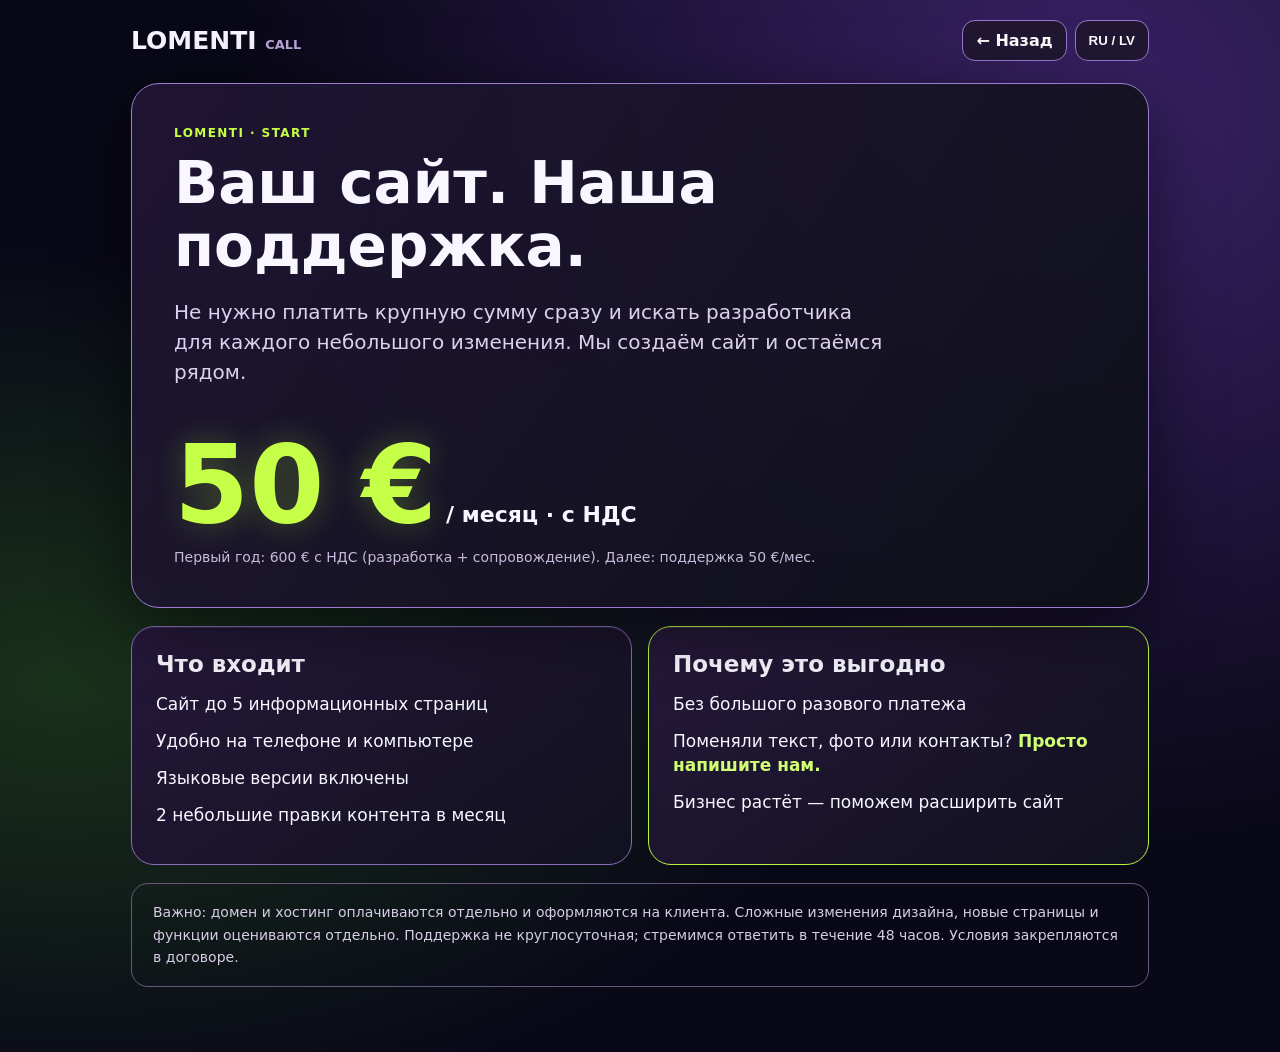
<file: offer.html>
<!doctype html><html lang="ru"><head><meta charset="utf-8"><meta name="viewport" content="width=device-width,initial-scale=1"><title>Lomenti · Тариф Start</title><style>
:root{font-family:Inter,system-ui,Arial,sans-serif;color:#f8f6ff;background:#090817}*{box-sizing:border-box}body{margin:0;background:radial-gradient(ellipse at 85% 10%,#392267 0,transparent 55%),radial-gradient(ellipse at 5% 65%,#19321b 0,transparent 45%),#090817;min-height:100vh}.wrap{max-width:1050px;margin:auto;padding:20px 16px 65px}.top{display:flex;align-items:center;justify-content:space-between;gap:12px;margin-bottom:22px}.brand{font-size:25px;font-weight:900}.brand b{color:#c5ff44}.controls{display:flex;gap:8px}.btn{border:1px solid #9a79d1;border-radius:13px;padding:10px 13px;color:#fff;background:#211733;text-decoration:none;font-weight:700;cursor:pointer}.hero{border:1px solid #9d7bd1;border-radius:28px;padding:clamp(20px,4vw,42px);background:linear-gradient(125deg,#211536e8,#0c1015e8);box-shadow:0 15px 70px #0008;position:relative;overflow:hidden}.kicker{font-weight:800;color:#c5ff44;letter-spacing:.12em;font-size:12px}.hero h1{font-size:clamp(30px,5.6vw,58px);line-height:1.08;max-width:740px;margin:12px 0 12px}.hero p{font-size:clamp(15px,2.2vw,20px);color:#ddd1ef;line-height:1.5;max-width:720px}.price{margin:24px 0 10px;display:inline-flex;align-items:baseline;gap:9px;flex-wrap:wrap}.price strong{font-size:clamp(65px,12vw,108px);line-height:1;color:#c6ff47;text-shadow:0 0 32px #b6ff3445}.price span{font-size:22px;font-weight:800}.fine{color:#c7bbdc;font-size:14px}.grid{display:grid;grid-template-columns:repeat(2,minmax(0,1fr));gap:16px;margin:18px 0}.card{background:linear-gradient(145deg,#25183a,#11111f);border:1px solid #8b6cb9;border-radius:23px;padding:24px;box-shadow:inset 0 1px #ffffff1a}.card h2{margin:0 0 16px;font-size:23px}.item{display:flex;gap:12px;align-items:flex-start;margin:13px 0;font-size:17px;line-height:1.4}.accent{color:#c8ff4b}.why{border-color:#b5f63f}.why strong{color:#d1ff73}.foot{padding:17px 21px;border:1px solid #685881;border-radius:17px;color:#d7cde5;font-size:14px;line-height:1.6}.hidden{display:none}@media(max-width:650px){.grid{grid-template-columns:1fr}.card{padding:20px}.top{flex-wrap:wrap}.hero{padding:23px}.price span{font-size:18px}}</style></head><body><div class="wrap"><div class="top"><div class="brand">LOMENTI <span style="font-size:13px;color:#bda7dc">CALL</span></div><div class="controls"><a class="btn" href="./">← <span data-ru="Назад" data-lv="Atpakaļ">Назад</span></a><button class="btn" id="lang" type="button">RU / LV</button></div></div>
<section class="hero"><div class="kicker">LOMENTI · START</div><h1 data-ru="Ваш сайт. Наша поддержка." data-lv="Jūsu mājaslapa. Mūsu atbalsts.">Ваш сайт. Наша поддержка.</h1><p data-ru="Не нужно платить крупную сумму сразу и искать разработчика для каждого небольшого изменения. Мы создаём сайт и остаёмся рядом." data-lv="Nav uzreiz jāmaksā liela summa un katram nelielam labojumam jāmeklē izstrādātājs. Mēs izveidojam vietni un turpinām palīdzēt.">Не нужно платить крупную сумму сразу и искать разработчика для каждого небольшого изменения. Мы создаём сайт и остаёмся рядом.</p><div class="price"><strong>50 €</strong><span data-ru="/ месяц · с НДС" data-lv="/ mēnesī · ar PVN">/ месяц · с НДС</span></div><div class="fine" data-ru="Первый год: 600 € с НДС (разработка + сопровождение). Далее: поддержка 50 €/мес." data-lv="Pirmais gads: 600 € ar PVN (izstrāde + atbalsts). Pēc tam: atbalsts 50 €/mēn.">Первый год: 600 € с НДС (разработка + сопровождение). Далее: поддержка 50 €/мес.</div></section>
<div class="grid"><section class="card"><h2 data-ru="Что входит" data-lv="Kas ir iekļauts">Что входит</h2><div class="item"><span data-ru="Сайт до 5 информационных страниц" data-lv="Mājaslapa ar līdz 5 informatīvām lapām">Сайт до 5 информационных страниц</span></div><div class="item"><span data-ru="Удобно на телефоне и компьютере" data-lv="Ērti telefonā un datorā">Удобно на телефоне и компьютере</span></div><div class="item"><span data-ru="Языковые версии включены" data-lv="Valodu versijas iekļautas">Языковые версии включены</span></div><div class="item"><span data-ru="2 небольшие правки контента в месяц" data-lv="2 nelieli satura labojumi mēnesī">2 небольшие правки контента в месяц</span></div></section><section class="card why"><h2 data-ru="Почему это выгодно" data-lv="Kāpēc tas ir izdevīgi">Почему это выгодно</h2><div class="item"><span data-ru="Без большого разового платежа" data-lv="Bez lielas vienreizējas iemaksas">Без большого разового платежа</span></div><div class="item"><span data-ru="Поменяли текст, фото или контакты? <strong>Просто напишите нам.</strong>" data-lv="Mainījies teksts, foto vai kontakti? <strong>Vienkārši uzrakstiet mums.</strong>">Поменяли текст, фото или контакты? <strong>Просто напишите нам.</strong></span></div><div class="item"><span data-ru="Бизнес растёт — поможем расширить сайт" data-lv="Uzņēmums aug — palīdzēsim paplašināt vietni">Бизнес растёт — поможем расширить сайт</span></div></section></div><div class="foot" data-ru="Важно: домен и хостинг оплачиваются отдельно и оформляются на клиента. Сложные изменения дизайна, новые страницы и функции оцениваются отдельно. Поддержка не круглосуточная; стремимся ответить в течение 48 часов. Условия закрепляются в договоре." data-lv="Svarīgi: domēnu un hostingu apmaksā atsevišķi, un tie ir klienta īpašumā. Būtiskas dizaina izmaiņas, jaunas lapas un funkcijas vērtē atsevišķi. Atbalsts nav diennakts; cenšamies atbildēt 48 stundu laikā. Nosacījumi ir noteikti līgumā.">Важно: домен и хостинг оплачиваются отдельно и оформляются на клиента. Сложные изменения дизайна, новые страницы и функции оцениваются отдельно. Поддержка не круглосуточная; стремимся ответить в течение 48 часов. Условия закрепляются в договоре.</div></div><script>let lv=false;document.getElementById('lang').onclick=()=>{lv=!lv;document.documentElement.lang=lv?'lv':'ru';document.querySelectorAll('[data-ru]').forEach(el=>el.innerHTML=el.getAttribute(lv?'data-lv':'data-ru'))};</script></body></html>
</file>
<file: liquid-glass.css>
/* LOMENTI CALL — amber/emerald optical liquid glass
   Reference: dark smoked centre, thick transparent rim, warm-gold left,
   saturated jade right, strong upper-right specular glint. */

:root {
  --lg-gold: rgba(255,196,38,.88);
  --lg-jade: rgba(22,240,153,.86);
  --lg-rim: rgba(222,255,232,.78);
  --lg-ease: cubic-bezier(.22,1,.36,1);
}

/* The centre is transparent smoky glass. Colour lives mostly in the edges. */
header,
#app .grid > .tile,
#app .step,
.safety,
.call-notes,
#app .faq-item,
#app .call-progress span,
.call-helper-panel {
  position: relative;
  isolation: isolate;
  overflow: hidden;
  border: 2px solid var(--lg-rim) !important;
  border-radius: 28px !important;
  background:
    radial-gradient(ellipse 67% 95% at -5% 118%,rgba(255,196,30,.60) 0%,rgba(249,179,21,.22) 45%,transparent 79%),
    radial-gradient(ellipse 73% 104% at 106% 119%,rgba(0,255,159,.62) 0%,rgba(5,218,144,.21) 47%,transparent 79%),
    radial-gradient(ellipse 90% 85% at 48% -22%,rgba(236,255,246,.12),transparent 79%),
    linear-gradient(170deg,rgba(12,30,30,.64),rgba(5,16,21,.75) 52%,rgba(6,31,27,.71)) !important;
  -webkit-backdrop-filter: blur(28px) saturate(165%);
  backdrop-filter: blur(28px) saturate(165%);
  box-shadow:
    inset 0 3px 1px rgba(255,255,255,.64),
    inset 0 7px 8px rgba(225,255,245,.16),
    inset 2px 0 2px rgba(255,231,140,.48),
    inset -2px 0 2px rgba(78,255,184,.54),
    inset 0 -2px 1px rgba(164,255,194,.57),
    inset 0 -8px 17px rgba(12,206,124,.18),
    0 5px 0 rgba(2,13,14,.76),
    0 16px 26px rgba(0,0,0,.45),
    -13px 13px 25px rgba(241,177,26,.17),
    15px 13px 28px rgba(12,230,148,.17) !important;
  color: #f3fff8;
  transition: box-shadow .52s var(--lg-ease),border-color .52s var(--lg-ease),transform .52s var(--lg-ease),background .52s var(--lg-ease);
}

/* Thin curved beam of light at the top of each glass surface. */
header::before,
#app .grid > .tile::before,
#app .step::before,
.safety::before,
.call-notes::before,
.call-helper-panel::before {
  content: "";
  display: block !important;
  position: absolute;
  z-index: 0;
  pointer-events: none;
  top: 1px;
  left: 4%;
  right: 4%;
  height: 31%;
  border-radius: 60% 60% 45% 45% / 32% 32% 65% 65%;
  background: linear-gradient(180deg,rgba(255,255,255,.28),rgba(224,255,237,.075) 38%,transparent 100%);
  opacity: .82;
}
header::after,
#app .step::after,
.safety::after,
.call-notes::after,
.call-helper-panel::after {
  content: "";
  position: absolute;
  z-index: 1;
  pointer-events: none;
  top: 2px;
  right: 7%;
  width: 81px;
  height: 12px;
  transform: rotate(-13deg);
  border-radius: 100%;
  background: radial-gradient(ellipse,rgba(255,255,255,.98),rgba(239,255,250,.61) 34%,transparent 78%);
  filter: blur(1.4px);
}
header > *, #app .step > *, .safety > *, .call-notes > *, .call-helper-panel > * { position:relative;z-index:2 }

/* Main scenario cards should look like enlarged, curved glass buttons. */
#app .grid > .tile {
  min-height: 97px;
  border-radius: 31px !important;
  padding-top: 23px;
  padding-bottom: 23px;
  text-shadow: 0 1px 5px rgba(0,0,0,.74);
}
#app .grid > .tile::before { height: 45%;border-radius: 35% 35% 60% 60% }
#app .grid > .tile:hover,
#app .grid > .tile:focus-visible {
  transform: translateY(-3px);
  border-color: rgba(255,255,255,.95) !important;
  box-shadow:
    inset 0 3px 2px #ffffffb8,inset 0 -3px 2px #55ffb2cf,
    inset 2px 0 2px #ffe27e9c,inset -2px 0 2px #7bffd69c,
    0 8px 0 #071313,0 20px 31px #0009,
    -19px 18px 36px #f7c02b55,19px 18px 36px #05e7a355 !important;
}
#app .grid > .tile .tile-number {
  border-radius: 15px;
  background:linear-gradient(145deg,rgba(78,110,75,.82),rgba(21,77,62,.89));
  box-shadow:inset 0 2px #ffffff70,inset 0 -2px #05251aaa,0 3px 12px #0007;
  border:1px solid #e4ffe2a8;
  color: #f6fff7;
}
#app .grid > .tile small { color:#d0e8d8 }

/* Rounded, deep-glass choices: the closest analogue to the screenshot. */
#app .step .choices .choice,
#app .step .choices .choice:not(.active),
#app > .back,
.lang,
.new-call,
.safety-collapse,
.call-notes button,
.notes-actions button,
#faq-assistant button,
.quick-tool-body button,
#app .faq-cats .choice {
  position:relative;
  isolation:isolate;
  overflow:hidden;
  border:2px solid rgba(232,255,238,.78) !important;
  border-radius:999px !important;
  background:
    radial-gradient(ellipse 78% 145% at -8% 116%,rgba(255,200,38,.67) 0%,rgba(211,169,38,.20) 54%,transparent 82%),
    radial-gradient(ellipse 80% 148% at 110% 114%,rgba(1,249,154,.64) 0%,rgba(5,190,128,.20) 57%,transparent 83%),
    linear-gradient(180deg,rgba(13,31,32,.83),rgba(3,17,21,.88) 54%,rgba(12,33,27,.84)) !important;
  color:#f8fff9 !important;
  text-shadow:0 2px 5px #000d;
  -webkit-backdrop-filter:blur(24px) saturate(170%);
  backdrop-filter:blur(24px) saturate(170%);
  box-shadow:
    inset 0 2px 1px rgba(255,255,255,.71),
    inset 0 6px 8px rgba(245,255,250,.14),
    inset 2px 0 1px rgba(255,233,156,.55),
    inset -2px 0 1px rgba(95,255,195,.67),
    inset 0 -3px 1px rgba(121,255,183,.62),
    0 4px 0 #061515,
    0 9px 15px #0008,
    -8px 9px 19px rgba(255,187,26,.24),
    9px 9px 19px rgba(0,224,149,.27) !important;
  transition:transform .45s var(--lg-ease),box-shadow .5s var(--lg-ease),border-color .4s var(--lg-ease) !important;
}
#app .step .choices .choice::before,
#app > .back::before,.lang::before,.new-call::before,
.safety-collapse::before,.call-notes button::before,
.notes-actions button::before,#faq-assistant button::before,
.quick-tool-body button::before {
  content:"";
  display:block;
  pointer-events:none;
  position:absolute;
  top:1px;left:8%;width:84%;height:45%;
  border-radius:100% 100% 50% 50%;
  background:linear-gradient(180deg,rgba(255,255,255,.34),rgba(255,255,255,.06) 70%,transparent);
}
#app .step .choices .choice:hover,
#app > .back:hover,.lang:hover,.new-call:hover,
.safety-collapse:hover,.call-notes button:hover,
.quick-tool-body button:hover {
  border-color:#fff !important;
  transform:translateY(-2px);
  box-shadow:
    inset 0 3px 1px #ffffffcd,inset 0 -3px 1px #6affb3a9,
    0 6px 0 #071717,0 12px 18px #0009,
    -12px 14px 25px #ffca4861,12px 14px 25px #13ecaf61 !important;
}
#app .step .choices .choice.active,
#app .faq-cats .choice.active {
  background:linear-gradient(115deg,#f5d779 0%,#e0e3af 40%,#72eab8 100%) !important;
  color:#103027 !important;
  text-shadow:none;
  border-color:#faffea !important;
  box-shadow:inset 0 2px #fff,inset 0 -3px #37be8099,0 5px 14px #15d59755 !important;
}
#app .step .choices .choice.active::before {opacity:.68}

/* Small floating utility pills match the same glass, including when expanded. */
#quick-tools .quick-tool {
  border:2px solid rgba(232,255,238,.8) !important;
  border-radius:999px !important;
  background:
    radial-gradient(ellipse at 0% 114%,rgba(255,198,35,.73),transparent 67%),
    radial-gradient(ellipse at 100% 117%,rgba(4,252,162,.71),transparent 72%),
    linear-gradient(175deg,rgba(8,25,30,.81),rgba(5,16,20,.91)) !important;
  box-shadow:inset 0 3px #ffffffb3,inset 0 -3px #4cffac9c,
    inset 2px 0 #ffe29a96,inset -2px 0 #5effd294,
    0 5px 0 #071719,0 12px 20px #0009,
    -14px 13px 26px #ffbd3450,14px 13px 26px #0bffae50 !important;
}
#quick-tools .quick-tool[open] {border-radius:26px !important}
#quick-tools .quick-tool::before {
  inset:2px 6px auto;
  height:45%;
  background:linear-gradient(180deg,#ffffff65,#ffffff12 60%,transparent);
}
#quick-tools .quick-tool .quick-tool-body {
  background:linear-gradient(145deg,rgba(4,17,18,.55),rgba(6,26,23,.69));
  border-top:1px solid #ddffe350;
}

/* Legible input and FAQ copy on the very dark glass. */
.call-notes textarea,#faq-assistant textarea {
  background:rgba(4,17,19,.73) !important;
  border:1.5px solid rgba(172,255,194,.59) !important;
  box-shadow:inset 0 3px 10px #0009,inset 0 1px #ffffff1e;
  border-radius:16px;
  color:#f3fff7;
}
.safety-item.priority {background:rgba(64,38,23,.62) !important}
.safety-item {background:rgba(12,34,29,.53) !important}
#app .faq-item {border-radius:20px !important}
#app .call-progress span.active {
  background:linear-gradient(110deg,rgba(241,200,77,.8),rgba(65,222,158,.77)) !important;
  color:#112b20 !important;
}

/* Keep the user's dark backdrop unchanged. The colour belongs to the glass. */
@media(max-width:650px) {
  #app .grid > .tile {border-radius:24px !important;min-height:86px}
  #app .step,.call-notes,.safety,header {border-radius:22px !important}
  #app .step .choices .choice {min-height:42px}
  #quick-tools .quick-tool {box-shadow:inset 0 2px #ffffffaa,inset 0 -3px #70ffb099,0 5px 0 #071719,0 9px 15px #0009,-8px 9px 18px #ffbd3444,8px 9px 18px #0bffae44 !important}
}
@media(prefers-reduced-motion:reduce) {
  header,#app .grid>.tile,#app .step,.safety,.call-notes,
  #app .faq-item,.choice,.back,.lang,.new-call,
  #quick-tools .quick-tool {transition:none !important}
}
</file>
